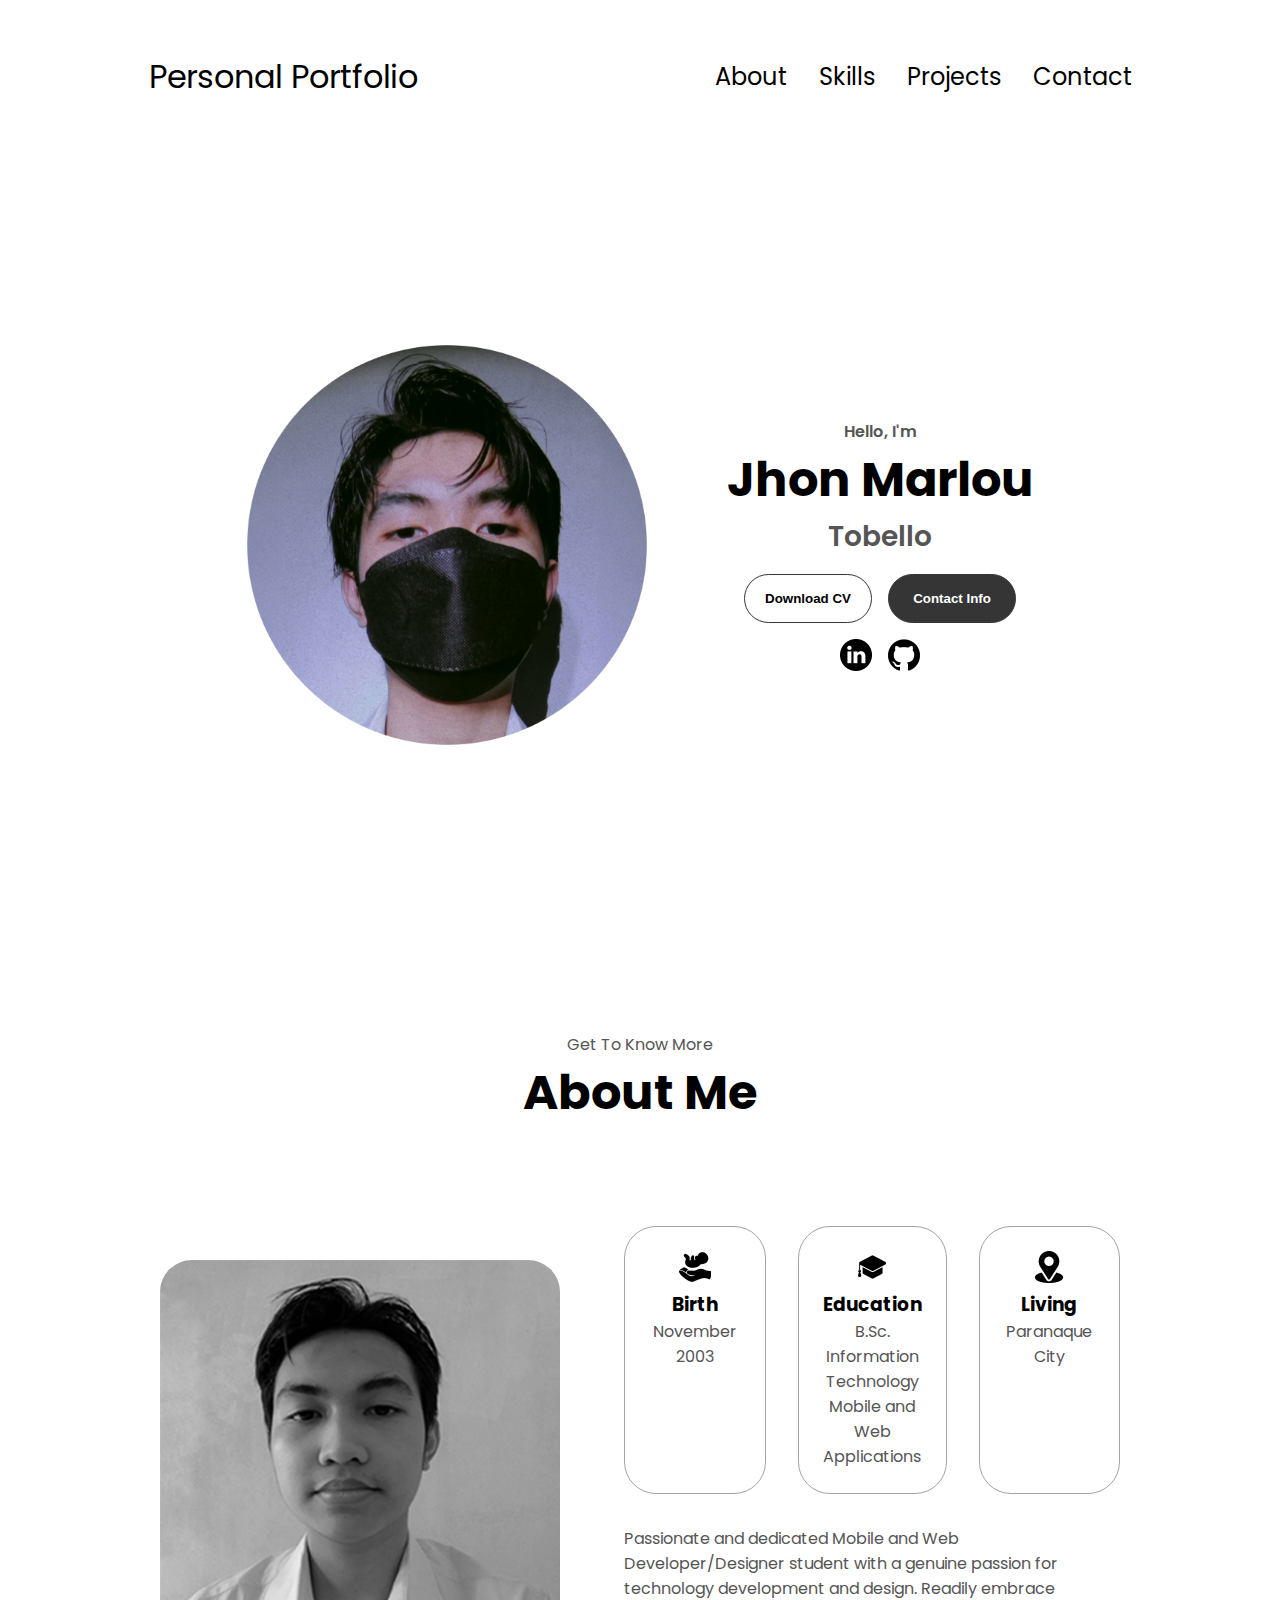
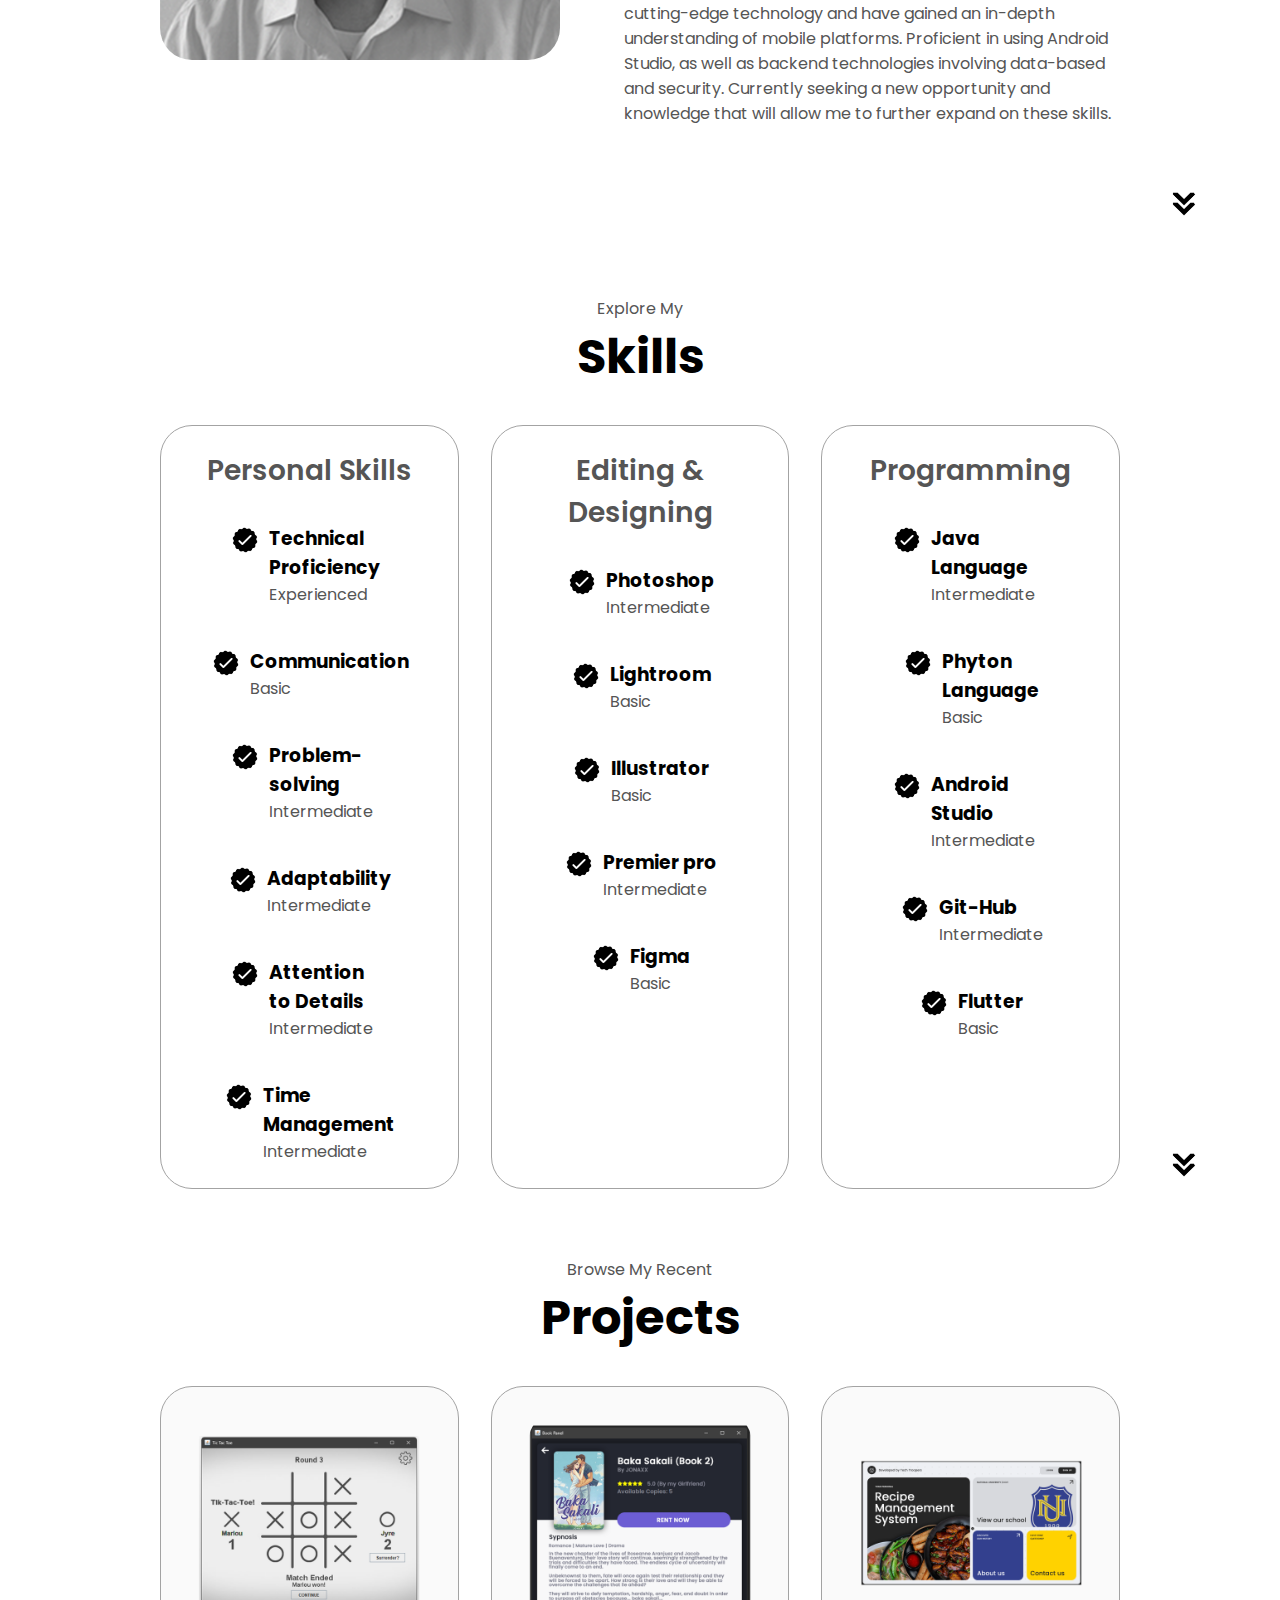
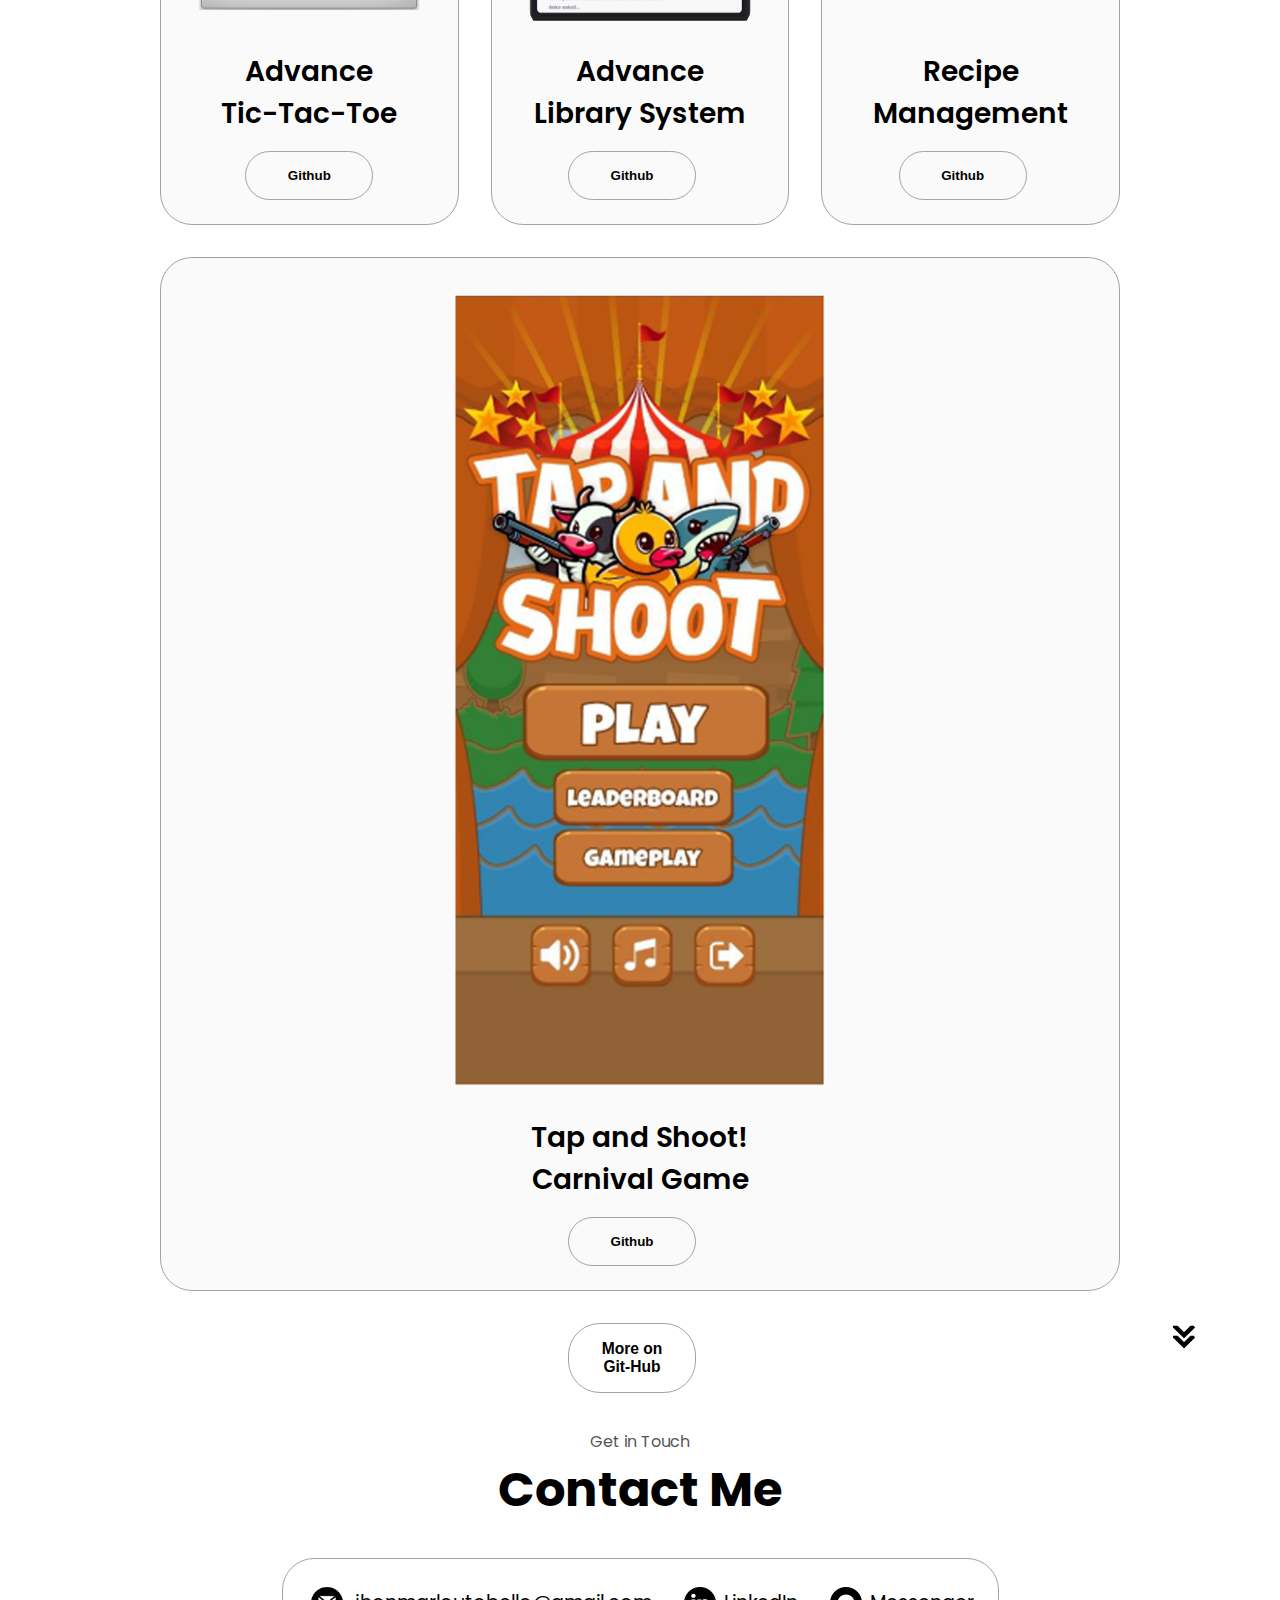
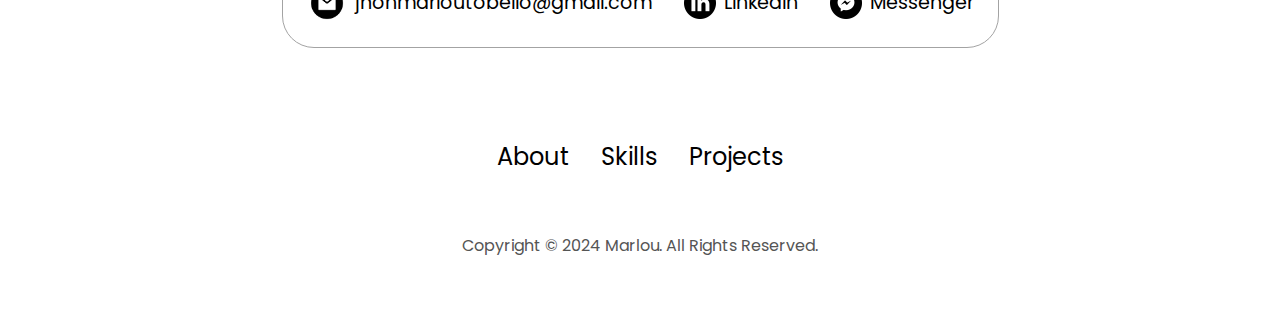
<file: Act1_MyPortfolio/index.html>
<!DOCTYPE html>
<html lang="en">
  <head>
    <meta charset="UTF-8" />
    <meta http-equiv="X-UA-Compatible" content="IE=edge" />
    <meta name="viewport" content="width=device-width, initial-scale=1.0" />
    <title>My Portfolio</title>
    <link rel="stylesheet" href="style.css" />
    <link rel="stylesheet" href="mediaqueries.css" />
  </head>
  <body>
    <nav id="desktop-nav">
      <div class="logo">Personal Portfolio</div>
      <div>
        <ul class="nav-links">
          <li><a href="#about">About</a></li>
          <li><a href="#skills">Skills</a></li>
          <li><a href="#projects">Projects</a></li>
          <li><a href="#contact">Contact</a></li>
        </ul>
      </div>
    </nav>
    <section id="profile">
      <div class="section__pic-container">
        <img src="./assets/profile-pic.png" alt="John Doe profile picture" />
      </div>
      <div class="section__text">
        <p class="section__text__p1">Hello, I'm</p>
        <h1 class="title">Jhon Marlou</h1>
        <p class="section__text__p2">Tobello</p>
        <div class="btn-container">
          <button
            class="btn btn-color-2"
            onclick="window.open('./assets/resume-example.pdf')"
          >
            Download CV
          </button>
          <button class="btn btn-color-1" onclick="scrollToSection('contact')">
            Contact Info
          </button>
        </div>
        <div id="socials-container">
          <img
            src="./assets/linkedin.png"
            alt="My LinkedIn profile"
            class="icon"
            onclick="location.href='https://linkedin.com/in/jhon-marlou-tobello-062b2925a'"
          />
          <img
            src="./assets/github.png"
            alt="My Github profile"
            class="icon"
            onclick="location.href='https://github.com/senpai-marlou'"
          />
        </div>
      </div>
    </section>
    <section id="about">
      <p class="section__text__p1">Get To Know More</p>
      <h1 class="title">About Me</h1>
      <div class="section-container">
        <div class="section__pic-container">
          <img
            src="./assets/about-pic.png"
            alt="Profile picture"
            class="about-pic"
          />
        </div>
        <div class="about-details-container">
          <div class="about-containers">
            <div class="details-container">
              <img
                src="./assets/birth.png"
                alt="Birth icon"
                class="icon"
              />
              <h3>Birth</h3>
              <p>November 2003</p>
            </div>
            <div class="details-container">
              <img
                src="./assets/education.png"
                alt="Education icon"
                class="icon"
              />
              <h3>Education</h3>
              <p>B.Sc. Information Technology<br />Mobile and Web Applications</p>
            </div>
            <div class="details-container">
              <img
                src="./assets/location.png"
                alt="Living icon"
                class="icon"
              />
              <h3>Living</h3>
              <p>Paranaque City</p>
            </div>
          </div>
          <div class="text-container">
            <p>
              Passionate and dedicated Mobile and Web Developer/Designer 
              student with a genuine passion for technology development 
              and design. Readily embrace cutting-edge technology and have 
              gained an in-depth understanding of mobile platforms. 
              Proficient in using Android Studio, as well as backend technologies 
              involving data-based and security. Currently seeking a new 
              opportunity and knowledge that will allow me to further expand 
              on these skills.
            </p>
          </div>
        </div>
      </div>
      <img
        src="./assets/arrow.png"
        alt="Arrow icon"
        class="icon arrow"
        onclick="scrollToSection('skills')"
      />
    </section>
    <section id="skills">
      <p class="section__text__p1">Explore My</p>
      <h1 class="title">Skills</h1>
      <div class="experience-details-container">
        <div class="about-containers">
          <div class="details-container">
            <h2 class="experience-sub-title">Personal Skills</h2>
            <div class="article-container">
              <article>
                <img
                  src="./assets/checkmark.png"
                  alt="Experience icon"
                  class="icon"
                />
                <div>
                  <h3>Technical Proficiency</h3>
                  <p>Experienced</p>
                </div>
              </article>
              <article>
                <img
                  src="./assets/checkmark.png"
                  alt="Experience icon"
                  class="icon"
                />
                <div>
                  <h3>Communication</h3>
                  <p>Basic</p>
                </div>
              </article>
              <article>
                <img
                  src="./assets/checkmark.png"
                  alt="Experience icon"
                  class="icon"
                />
                <div>
                  <h3>Problem-solving</h3>
                  <p>Intermediate</p>
                </div>
              </article>
              <article>
                <img
                  src="./assets/checkmark.png"
                  alt="Experience icon"
                  class="icon"
                />
                <div>
                  <h3>Adaptability</h3>
                  <p>Intermediate</p>
                </div>
              </article>
              <article>
                <img
                  src="./assets/checkmark.png"
                  alt="Experience icon"
                  class="icon"
                />
                <div>
                  <h3>Attention to Details</h3>
                  <p>Intermediate</p>
                </div>
              </article>
              <article>
                <img
                  src="./assets/checkmark.png"
                  alt="Experience icon"
                  class="icon"
                />
                <div>
                  <h3>Time Management</h3>
                  <p>Intermediate</p>
                </div>
              </article>
            </div>
          </div>
          <div class="details-container">
            <h2 class="experience-sub-title">Editing & Designing</h2>
            <div class="article-container">
              <article>
                <img
                  src="./assets/checkmark.png"
                  alt="Experience icon"
                  class="icon"
                />
                <div>
                  <h3>Photoshop</h3>
                  <p>Intermediate</p>
                </div>
              </article>
              <article>
                <img
                  src="./assets/checkmark.png"
                  alt="Experience icon"
                  class="icon"
                />
                <div>
                  <h3>Lightroom</h3>
                  <p>Basic</p>
                </div>
              </article>
              <article>
                <img
                  src="./assets/checkmark.png"
                  alt="Experience icon"
                  class="icon"
                />
                <div>
                  <h3>Illustrator</h3>
                  <p>Basic</p>
                </div>
              </article>
              <article>
                <img
                  src="./assets/checkmark.png"
                  alt="Experience icon"
                  class="icon"
                />
                <div>
                  <h3>Premier pro</h3>
                  <p>Intermediate</p>
                </div>
              </article>
              <article>
                <img
                  src="./assets/checkmark.png"
                  alt="Experience icon"
                  class="icon"
                />
                <div>
                  <h3>Figma</h3>
                  <p>Basic</p>
                </div>
              </article>
            </div>
          </div>
          <div class="details-container">
            <h2 class="experience-sub-title">Programming</h2>
            <div class="article-container">
              <article>
                <img
                  src="./assets/checkmark.png"
                  alt="Experience icon"
                  class="icon"
                />
                <div>
                  <h3>Java Language</h3>
                  <p>Intermediate</p>
                </div>
              </article>
              <article>
                <img
                  src="./assets/checkmark.png"
                  alt="Experience icon"
                  class="icon"
                />
                <div>
                  <h3>Phyton<br>Language</h3>
                  <p>Basic</p>
                </div>
              </article>
              <article>
                <img
                  src="./assets/checkmark.png"
                  alt="Experience icon"
                  class="icon"
                />
                <div>
                  <h3>Android Studio</h3>
                  <p>Intermediate</p>
                </div>
              </article>
              <article>
                <img
                  src="./assets/checkmark.png"
                  alt="Experience icon"
                  class="icon"
                />
                <div>
                  <h3>Git-Hub</h3>
                  <p>Intermediate</p>
                </div>
              </article>
              <article>
                <img
                  src="./assets/checkmark.png"
                  alt="Experience icon"
                  class="icon"
                />
                <div>
                  <h3>Flutter</h3>
                  <p>Basic</p>
                </div>
              </article>
            </div>
          </div>
        </div>
      </div>
      <img
      src="./assets/arrow.png"
      alt="Arrow icon"
      class="icon arrow"
      onclick="scrollToSection('projects')" />
    </section>
    <section id="projects">
      <p class="section__text__p1">Browse My Recent</p>
      <h1 class="title">Projects</h1>
      <div class="experience-details-container">
        <div class="about-containers">
          <div class="details-container color-container">
            <div class="article-container">
              <img
                src="./assets/project-1.png"
                alt="Project 1"
                class="project-img"
              />
            </div>
            <h2 class="experience-sub-title project-title">Advance<br>Tic-Tac-Toe</h2>
            <div class="btn-container">
              <button
                class="btn btn-color-2 project-btn"
                onclick="location.href='https://github.com/senpai-marlou/IP-CCPRGG2L/tree/main/Tic-Tac-Toe%20Game'"
              >
                Github
              </button>
            </div>
          </div>

          <div class="details-container color-container">
            <div class="article-container">
              <img
                src="./assets/project-2.png"
                alt="Project 3"
                class="project-img"
              />
            </div>
            <h2 class="experience-sub-title project-title">Advance<br>Library System</h2>
            <div class="btn-container">
              <button
                class="btn btn-color-2 project-btn"
                onclick="location.href='https://github.com/senpai-marlou/OOP-CCOBJPGL/tree/main/Advance%20Library%20System%20GUI'"
              >
                Github
              </button> <br>
            </div>
          </div>

          <div class="details-container color-container">
            <div class="article-container">
              <img
                src="./assets/project-3.png"
                alt="Project 3"
                class="project-img"
              />
            </div>
            <h2 class="experience-sub-title project-title">Recipe Management</h2>
            <div class="btn-container">
              <button
                class="btn btn-color-2 project-btn"
                onclick="location.href='https://github.com/senpai-marlou/OOP-CCOBJPGL/tree/main/Recipe%20Management%20System'"
              >
                Github
              </button> <br>
            </div>
          </div>

          <div class="details-container color-container">
            <div class="article-container">
              <img
                src="./assets/project-4.png"
                alt="Project 3"
                class="project-img"
              />
            </div>
            <h2 class="experience-sub-title project-title">Tap and Shoot!<br>Carnival Game</h2>
            <div class="btn-container">
              <button
                class="btn btn-color-2 project-btn"
                onclick="location.href='https://github.com/senpai-marlou/GameDevApplication'"
              >
                Github
              </button> <br>
            </div>
          </div>
        </div>
        <div class="btn-container">
          <button
            class="btn btn-color-2 project-btn"
            onclick="location.href='https://github.com/senpai-marlou?tab=repositories'"
          >
          <h3> More on <br> Git-Hub </h3>
          </button> <br>
        </div>
      </div>
      <img
        src="./assets/arrow.png"
        alt="Arrow icon"
        class="icon arrow"
        onclick="scrollToSection('contact')"
      />
    </section>
    <section id="contact">
      <p class="section__text__p1">Get in Touch</p>
      <h1 class="title">Contact Me</h1>
      <div class="contact-info-upper-container">
        <div class="contact-info-container">
          <img
            src="./assets/email.png"
            alt="Email icon"
            class="icon contact-icon email-icon"
          />
          <p><a href="mailto:examplemail@gmail.com">jhonmarloutobello@gmail.com</a></p>
        </div>
        <div class="contact-info-container">
          <img
            src="./assets/linkedin.png"
            alt="LinkedIn icon"
            class="icon contact-icon"
          />
          <p><a href="https://linkedin.com/in/jhon-marlou-tobello-062b2925a">LinkedIn</a></p>
        </div>
        <div class="contact-info-container">
          <img
            src="./assets/messenger.png"
            alt="LinkedIn icon"
            class="icon contact-icon"
          />
          <p><a href="https://www.facebook.com/jmtobello">Messenger</a></p>
        </div>
      </div>
    </section>
    <footer>
      <nav>
        <div class="nav-links-container">
          <ul class="nav-links">
            <li><a href="#about">About</a></li>
            <li><a href="#skills">Skills</a></li>
            <li><a href="#projects">Projects</a></li>
          </ul>
        </div>
      </nav>
      <p>Copyright &#169; 2024 Marlou. All Rights Reserved.</p>
    </footer>
    <script src="script.js"></script>
  </body>
</html>
</file>
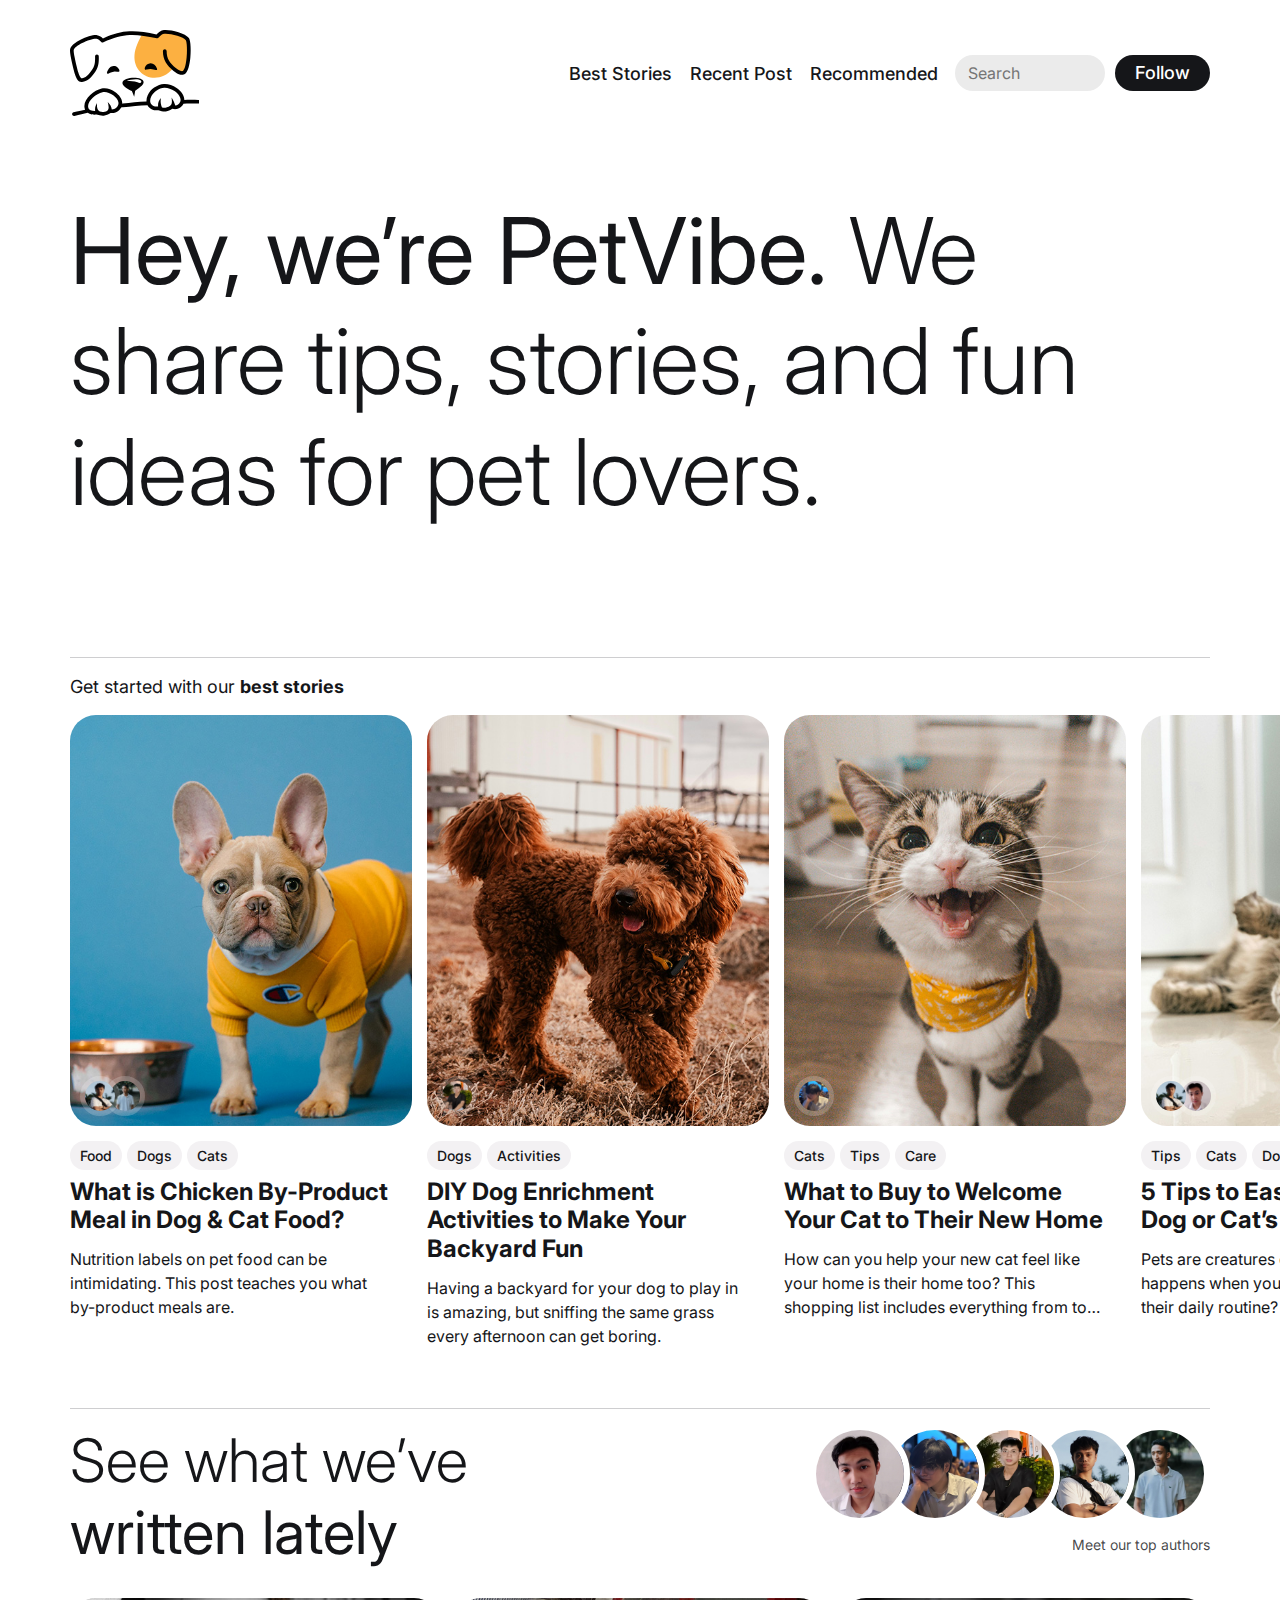
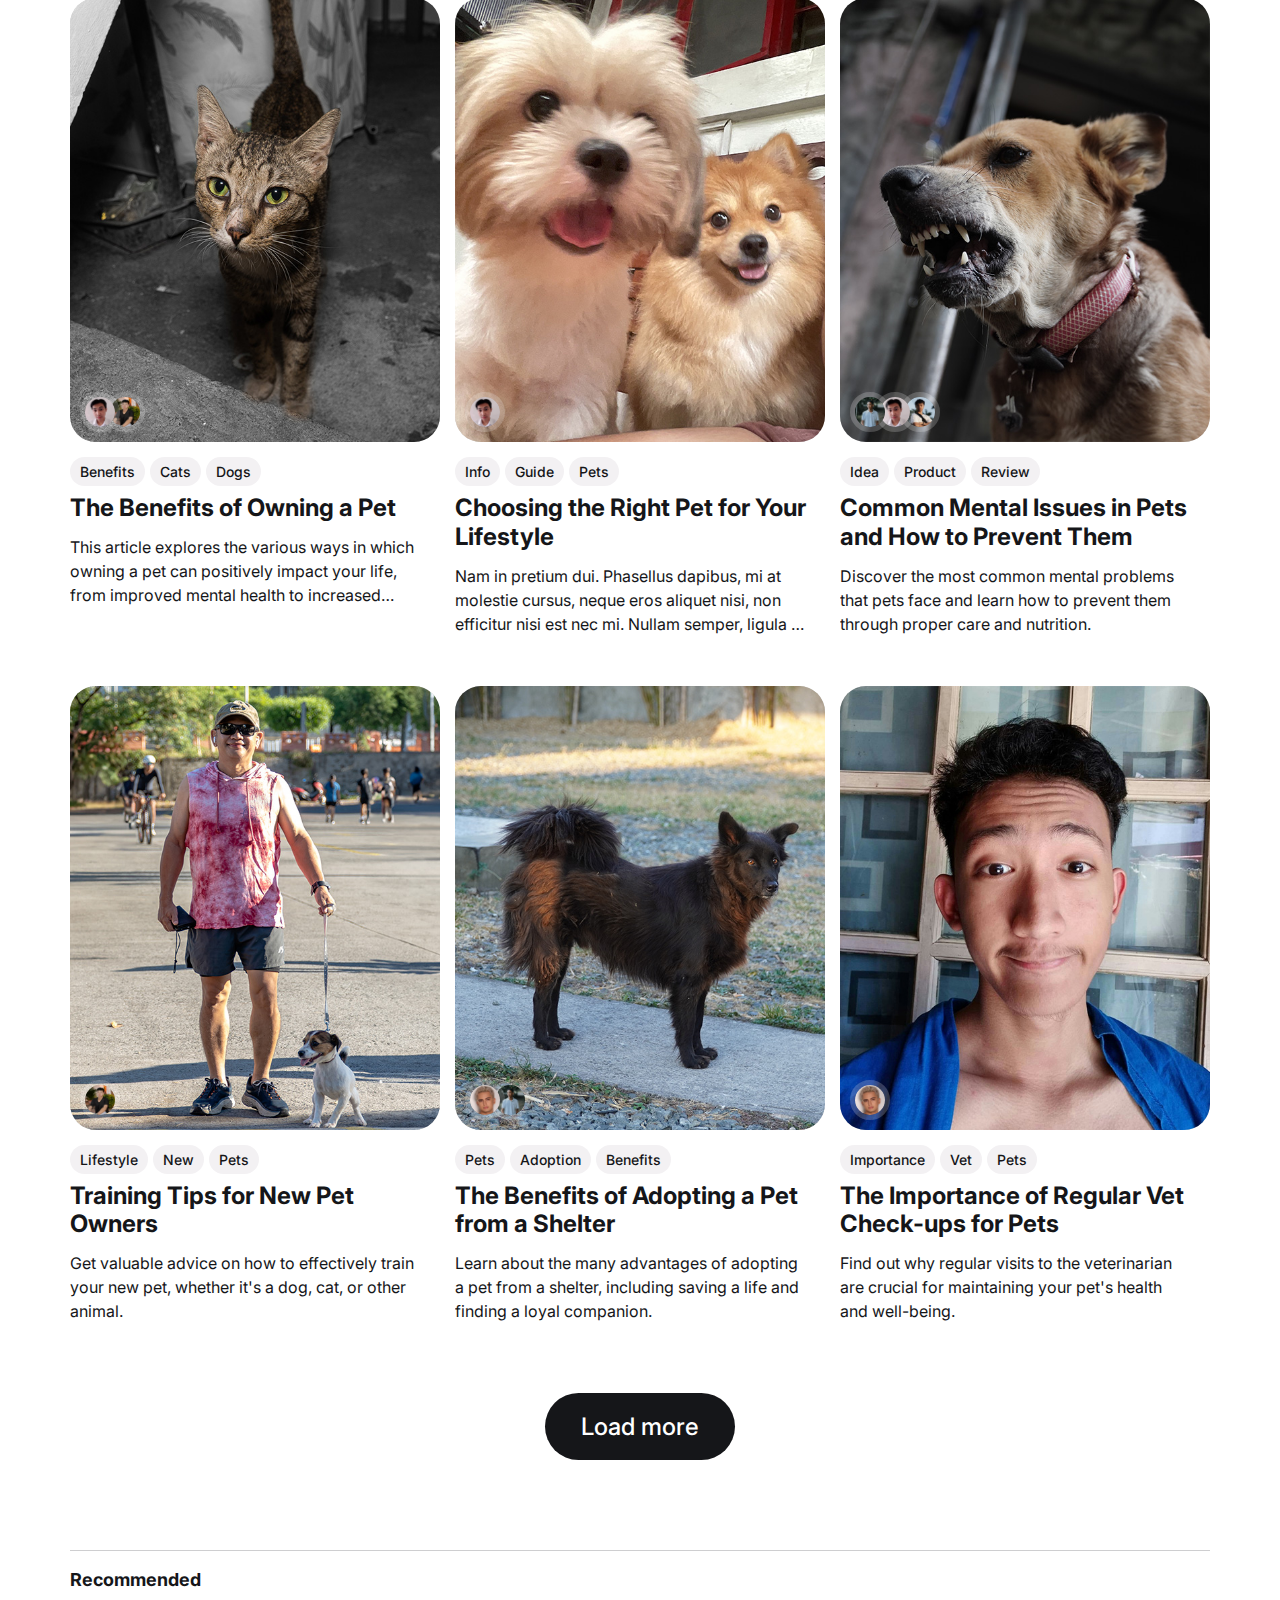
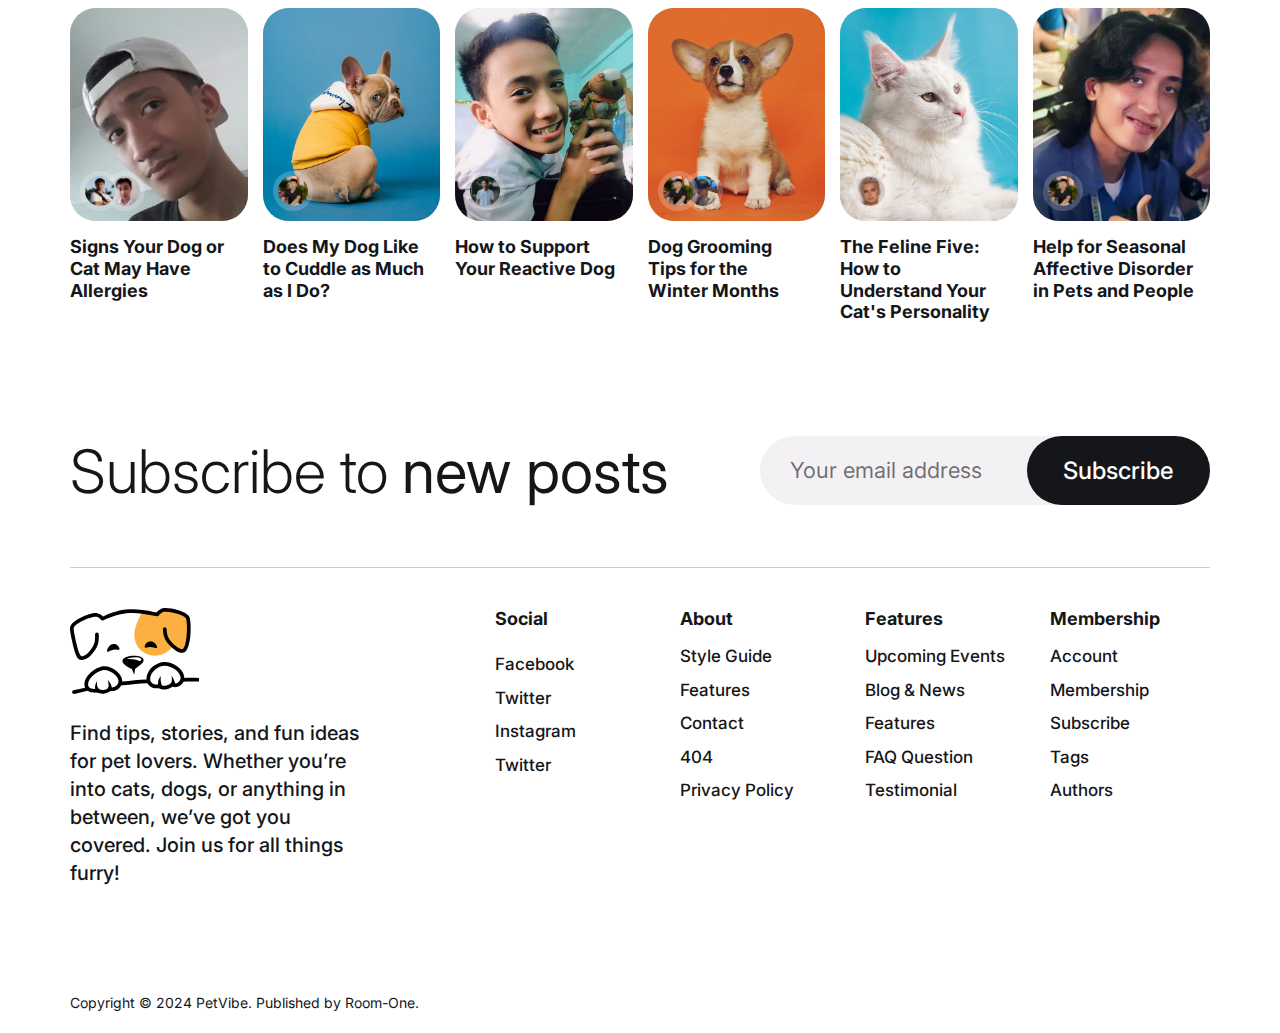
<file: RoomOne_PetVibe/index.html>
<!DOCTYPE html>
<html lang="en">

<head>
  <meta charset="UTF-8">
  <meta http-equiv="X-UA-Compatible" content="IE=edge">
  <meta name="viewport" content="width=device-width, initial-scale=1.0">

  <!-- primary meta tags -->
  <title>Blogy - Hey, we’re PetVibe. See our thoughts, stories and ideas.</title>
  <meta name="title" content="Blogy - Hey, we’re PetVibe. See our thoughts, stories and ideas.">
  <meta name="description" content="This is a blog html for Web Development Subject">

  <!-- favicon -->
  <link rel="shortcut icon" href="./favicon.svg" type="image/svg+xml">

  <!-- custom css link -->
  <link rel="stylesheet" href="./assets/css/style.css">

  <!-- google font link -->
  <link rel="preconnect" href="https://fonts.googleapis.com">
  <link rel="preconnect" href="https://fonts.gstatic.com" crossorigin>
  <link href="https://fonts.googleapis.com/css2?family=Inter:wght@300;400;500;700&display=swap" rel="stylesheet">
</head>

<body>
  <!-- #HEADER -->
  <header class="header section" data-header>
    <div class="container">

      <a href="#" class="logo">
        <img src="./assets/images/logo.svg" width="129" height="40" alt="Blogy logo">
      </a>

      <nav class="navbar" data-navbar>
        <ul class="navbar-list">

          <li class="navbar-item">
            <a href="#BestStories" class="navbar-link hover:underline" data-nav-link>Best Stories</a>
          </li>

          <li class="navbar-item">
            <a href="#Recent" class="navbar-link hover:underline" data-nav-link>Recent Post</a>
          </li>

          <li class="navbar-item">
            <a href="#Recommended" class="navbar-link hover:underline" data-nav-link>Recommended</a>
          </li>

        </ul>
      </nav>

      <div class="wrapper">

        <!-- HTML with class-based styling -->
        <input type="text" class="search-field" placeholder="Search" />

        <button class="nav-toggle-btn" aria-label="toggle menu" data-nav-toggler>
          <span class="span one"></span>
          <span class="span two"></span>
          <span class="span three"></span>
        </button>

        <a href="#NewsLetter" class="btn">Follow</a>

      </div>

    </div>
  </header>

  <main>
    <article>

      <!-- #HERO -->
      <section class="section hero" aria-label="home">
        <div class="container">

          <h1 class="h1 hero-title">
            <strong class="strong">Hey, we’re PetVibe.</strong> We share tips, stories, and fun ideas for pet lovers.
          </h1>

        </div>
      </section>

      <!-- #FEATURED POST -->

      <section id="BestStories" class="section featured" aria-label="featured post">
        <div class="container">

          <p class="section-subtitle">
            Get started with our <strong class="strong">best stories</strong>
          </p>

          <ul class="has-scrollbar">

            <li class="scrollbar-item">
              <div class="blog-card">

                <figure class="card-banner img-holder" style="--width: 500; --height: 600;">
                  <img src="./assets/images/featured-1.jpg" width="500" height="600" loading="lazy"
                    alt="What is Chicken By-Product Meal in Dog & Cat Food?" class="img-cover">

                  <ul class="avatar-list absolute">

                    <li class="avatar-item">
                      <a href="https://www.facebook.com/srryimthin" target="_blank" class="avatar img-holder" style="--width: 100; --height: 100;">
                        <img src="./assets/images/author-1.jpg" width="100" height="100" loading="lazy" alt="Author"
                          class="img-cover">
                      </a>
                    </li>

                    <li class="avatar-item">
                      <a href="https://www.facebook.com/p.luwii/" target="_blank" class="avatar img-holder" style="--width: 100; --height: 100;">
                        <img src="./assets/images/author-2.jpg" width="100" height="100" loading="lazy" alt="Author"
                          class="img-cover">
                      </a>
                    </li>

                  </ul>
                </figure>

                <div class="card-content">

                  <ul class="card-meta-list">

                    <li>
                      <a href="#" class="card-tag">Food</a>
                    </li>

                    <li>
                      <a href="#" class="card-tag">Dogs</a>
                    </li>

                    <li>
                      <a href="#" class="card-tag">Cats</a>
                    </li>

                  </ul>

                  <h3 class="h4">
                    <a href="#" class="card-title hover:underline">
                      What is Chicken By-Product Meal in Dog & Cat Food?
                    </a>
                  </h3>

                  <p class="card-text">
                    Nutrition labels on pet food can be intimidating. This post teaches you what by-product meals are.
                  </p>

                </div>

              </div>
            </li>

            <li class="scrollbar-item">
              <div class="blog-card">

                <figure class="card-banner img-holder" style="--width: 500; --height: 600;">
                  <img src="./assets/images/featured-2.jpg" width="500" height="600" loading="lazy"
                    alt="DIY Dog Enrichment Activities to Make Your Backyard Fun" class="img-cover">

                  <ul class="avatar-list absolute">

                    <li class="avatar-item">
                      <a href="https://www.facebook.com/ebitnerpaul29/" target="_blank" class="avatar img-holder" style="--width: 100; --height: 100;">
                        <img src="./assets/images/author-3.jpg" width="100" height="100" loading="lazy" alt="Author"
                          class="img-cover">
                      </a>
                    </li>

                  </ul>
                </figure>

                <div class="card-content">

                  <ul class="card-meta-list">

                    <li>
                      <a href="#" class="card-tag">Dogs</a>
                    </li>

                    <li>
                      <a href="#" class="card-tag">Activities</a>
                    </li>

                  </ul>

                  <h3 class="h4">
                    <a href="#" class="card-title hover:underline">
                      DIY Dog Enrichment Activities to Make Your Backyard Fun
                    </a>
                  </h3>

                  <p class="card-text">
                    Having a backyard for your dog to play in is amazing, but sniffing the same grass every afternoon can get boring.
                  </p>

                </div>

              </div>
            </li>

            <li class="scrollbar-item">
              <div class="blog-card">

                <figure class="card-banner img-holder" style="--width: 500; --height: 600;">
                  <img src="./assets/images/featured-3.jpg" width="500" height="600" loading="lazy"
                    alt="What to Buy to Welcome Your Cat to Their New Home" class="img-cover">

                  <ul class="avatar-list absolute">

                    <li class="avatar-item">
                      <a href="https://www.facebook.com/azrylleunix.enriquez" target="_blank" class="avatar img-holder" style="--width: 100; --height: 100;">
                        <img src="./assets/images/author-4.jpg" width="100" height="100" loading="lazy" alt="Author"
                          class="img-cover">
                      </a>
                    </li>

                  </ul>
                </figure>

                <div class="card-content">

                  <ul class="card-meta-list">

                    <li>
                      <a href="#" class="card-tag">Cats</a>
                    </li>

                    <li>
                      <a href="#" class="card-tag">Tips</a>
                    </li>

                    <li>
                      <a href="#" class="card-tag">Care</a>
                    </li>

                  </ul>

                  <h3 class="h4">
                    <a href="#" class="card-title hover:underline">
                      What to Buy to Welcome Your Cat to Their New Home
                    </a>
                  </h3>

                  <p class="card-text">
                    How can you help your new cat feel like your home is their home too? This shopping list 
                    includes everything from toys to lint rollers to help get things started.
                  </p>

                </div>

              </div>
            </li>

            <li class="scrollbar-item">
              <div class="blog-card">

                <figure class="card-banner img-holder" style="--width: 500; --height: 600;">
                  <img src="./assets/images/featured-4.jpg" width="500" height="600" loading="lazy"
                    alt="5 Tips to Easily Change Your Dog or Cat’s Routine" class="img-cover">

                  <ul class="avatar-list absolute">

                    <li class="avatar-item">
                      <a href="https://www.facebook.com/jmtobello" target="_blank" class="avatar img-holder" style="--width: 100; --height: 100;">
                        <img src="./assets/images/author-5.jpg" width="100" height="100" loading="lazy" alt="Author"
                          class="img-cover">
                      </a>
                    </li>

                    <li class="avatar-item">
                      <a href="https://www.facebook.com/p.luwii/" target="_blank" class="avatar img-holder" style="--width: 100; --height: 100;">
                        <img src="./assets/images/author-2.jpg" width="100" height="100" loading="lazy" alt="Author"
                          class="img-cover">
                      </a>
                    </li>

                  </ul>
                </figure>

                <div class="card-content">

                  <ul class="card-meta-list">

                    <li>
                      <a href="#" class="card-tag">Tips</a>
                    </li>

                    <li>
                      <a href="#" class="card-tag">Cats</a>
                    </li>

                    <li>
                      <a href="#" class="card-tag">Dogs</a>
                    </li>

                  </ul>

                  <h3 class="h4">
                    <a href="#" class="card-title hover:underline">
                      5 Tips to Easily Change Your Dog or Cat’s Routine
                    </a>
                  </h3>

                  <p class="card-text">
                    Pets are creatures of habit—so what happens when you have to change part of 
                    their daily routine? Here are six tips to make those changes less stressful and more rewarding.
                  </p>

                </div>

              </div>
            </li>

            <li class="scrollbar-item">
              <div class="blog-card">

                <figure class="card-banner img-holder" style="--width: 500; --height: 600;">
                  <img src="./assets/images/featured-5.jpg" width="500" height="600" loading="lazy"
                    alt="Is Pet Insurance Right for Your Dog or Cat?" class="img-cover">

                  <ul class="avatar-list absolute">

                    <li class="avatar-item">
                      <a href="https://www.facebook.com/JamesReid.Careless" target="_blank" class="avatar img-holder" style="--width: 100; --height: 100;">
                        <img src="./assets/images/author-6.jpg" width="100" height="100" loading="lazy" alt="Author"
                          class="img-cover">
                      </a>
                    </li>

                  </ul>
                </figure>

                <div class="card-content">

                  <ul class="card-meta-list">

                    <li>
                      <a href="#" class="card-tag">Info</a>
                    </li>

                    <li>
                      <a href="#" class="card-tag">Cats</a>
                    </li>

                    <li>
                      <a href="#" class="card-tag">Dogs</a>
                    </li>

                  </ul>

                  <h3 class="h4">
                    <a href="#" class="card-title hover:underline">
                      Is Pet Insurance Right for Your Dog or Cat?
                    </a>
                  </h3>

                  <p class="card-text">
                    Choosing your own health insurance plan can be complicated—do you really need an 
                    insurance plan for your pet too? Learn the pros and cons and if pet insurance is right.
                  </p>

                </div>

              </div>
            </li>

            <li class="scrollbar-item">
              <div class="blog-card">

                <figure class="card-banner img-holder" style="--width: 500; --height: 600;">
                  <img src="./assets/images/featured-6.jpg" width="500" height="600" loading="lazy"
                    alt="No, You’re Not a Bad Pet Parent" class="img-cover">

                  <ul class="avatar-list absolute">

                    <li class="avatar-item">
                      <a href="https://www.facebook.com/ebitnerpaul29/" target="_blank" class="avatar img-holder" style="--width: 100; --height: 100;">
                        <img src="./assets/images/author-3.jpg" width="100" height="100" loading="lazy" alt="Author"
                          class="img-cover">
                      </a>
                    </li>

                  </ul>
                </figure>

                <div class="card-content">

                  <ul class="card-meta-list">

                    <li>
                      <a href="#" class="card-tag">Idea</a>
                    </li>

                    <li>
                      <a href="#" class="card-tag">Creating</a>
                    </li>

                  </ul>

                  <h3 class="h4">
                    <a href="#" class="card-title hover:underline">
                      No, You’re Not a Bad Pet Parent
                    </a>
                  </h3>

                  <p class="card-text">
                    We’re totally obsessed pet parents—but sometimes we wonder if we’re doing the best we can for 
                    our pets. It’s natural to worry, and we’re here to tell you that.
                  </p>

                </div>

              </div>
            </li>

          </ul>

        </div>
      </section>

      <!-- #RECENT POST -->

      <section id="Recent" class="section recent" aria-label="recent post">
        <div class="container">

          <div class="title-wrapper">

            <h2 class="h2 section-title">
              See what we’ve <strong class="strong">written lately</strong>
            </h2>

            <div class="top-author">
              <ul class="avatar-list">

                <li class="avatar-item">
                  <a href="https://www.facebook.com/srryimthin" target="_blank" class="avatar large img-holder" style="--width: 100; --height: 100;">
                    <img src="./assets/images/author-1.jpg" width="100" height="100" alt="top author" class="img-cover">
                  </a>
                </li>

                <li class="avatar-item">
                  <a href="https://www.facebook.com/p.luwii/" target="_blank" class="avatar large img-holder" style="--width: 100; --height: 100;">
                    <img src="./assets/images/author-2.jpg" width="100" height="100" alt="top author" class="img-cover">
                  </a>
                </li>

                <li class="avatar-item">
                  <a href="https://www.facebook.com/ebitnerpaul29/" target="_blank" class="avatar large img-holder" style="--width: 100; --height: 100;">
                    <img src="./assets/images/author-3.jpg" width="100" height="100" alt="top author" class="img-cover">
                  </a>
                </li>

                <li class="avatar-item">
                  <a href="https://www.facebook.com/azrylleunix.enriquez" target="_blank" class="avatar large img-holder" style="--width: 100; --height: 100;">
                    <img src="./assets/images/author-4.jpg" width="100" height="100" alt="top author" class="img-cover">
                  </a>
                </li>

                <li class="avatar-item">
                  <a href="https://www.facebook.com/jmtobello" target="_blank" class="avatar large img-holder" style="--width: 100; --height: 100;">
                    <img src="./assets/images/author-5.jpg" width="100" height="100" alt="top author" class="img-cover">
                  </a>
                </li>

              </ul>

              <span class="span">Meet our top authors</span>
            </div>

          </div>

          <ul class="grid-list">

            <li>
              <div class="blog-card">

                <figure class="card-banner img-holder" style="--width: 550; --height: 660;">
                  <img src="./assets/images/recent-1.jpg" width="550" height="660" loading="lazy"
                    alt="The Benefits of Owning a Pet" class="img-cover">

                  <ul class="avatar-list absolute">

                    <li class="avatar-item">
                      <a href="https://www.facebook.com/ebitnerpaul29/" target="_blank" class="avatar img-holder" style="--width: 100; --height: 100;">
                        <img src="./assets/images/author-3.jpg" width="100" height="100" loading="lazy" alt="Author"
                          class="img-cover">
                      </a>
                    </li>

                    <li class="avatar-item">
                      <a href="https://www.facebook.com/jmtobello" target="_blank" class="avatar img-holder" style="--width: 100; --height: 100;">
                        <img src="./assets/images/author-5.jpg" width="100" height="100" loading="lazy" alt="Author"
                          class="img-cover">
                      </a>
                    </li>

                  </ul>
                </figure>

                <div class="card-content">

                  <ul class="card-meta-list">

                    <li>
                      <a href="#" class="card-tag">Benefits</a>
                    </li>

                    <li>
                      <a href="#" class="card-tag">Cats</a>
                    </li>

                    <li>
                      <a href="#" class="card-tag">Dogs</a>
                    </li>

                  </ul>

                  <h3 class="h4">
                    <a href="#" class="card-title hover:underline">
                      The Benefits of Owning a Pet 
                    </a>
                  </h3>

                  <p class="card-text">
                    This article explores the various ways in which owning a pet can positively 
                    impact your life, from improved mental health to increased physical activity.
                  </p>

                </div>

              </div>
            </li>

            <li>
              <div class="blog-card">

                <figure class="card-banner img-holder" style="--width: 550; --height: 660;">
                  <img src="./assets/images/recent-2.jpg" width="550" height="660" loading="lazy"
                    alt="Choosing the Right Pet for Your Lifestyle " class="img-cover">

                  <ul class="avatar-list absolute">

                    <li class="avatar-item">
                      <a href="https://www.facebook.com/jmtobello" target="_blank" class="avatar img-holder" style="--width: 100; --height: 100;">
                        <img src="./assets/images/author-5.jpg" width="100" height="100" loading="lazy" alt="Author"
                          class="img-cover">
                      </a>
                    </li>

                  </ul>
                </figure>

                <div class="card-content">

                  <ul class="card-meta-list">

                    <li>
                      <a href="#" class="card-tag">Info</a>
                    </li>

                    <li>
                      <a href="#" class="card-tag">Guide</a>
                    </li>

                    <li>
                      <a href="#" class="card-tag">Pets</a>
                    </li>

                  </ul>

                  <h3 class="h4">
                    <a href="#" class="card-title hover:underline">
                      Choosing the Right Pet for Your Lifestyle 
                    </a>
                  </h3>

                  <p class="card-text">
                    Nam in pretium dui. Phasellus dapibus, mi at molestie cursus, neque eros aliquet nisi, non
                    efficitur nisi est nec mi.
                    Nullam semper, ligula a luctus ornare, leo turpis fermentum lectus, quis volutpat urna orci a
                    lectus. Duis et odio
                    lobortis, auctor justo ut, egestas magna.
                  </p>

                </div>

              </div>
            </li>

            <li>
              <div class="blog-card">

                <figure class="card-banner img-holder" style="--width: 550; --height: 660;">
                  <img src="./assets/images/recent-3.jpg" width="550" height="660" loading="lazy"
                    alt="Common Health Issues in Pets and How to Prevent Them" class="img-cover">

                  <ul class="avatar-list absolute">

                    <li class="avatar-item">
                      <a href="https://www.facebook.com/p.luwii/" target="_blank" class="avatar img-holder" style="--width: 100; --height: 100;">
                        <img src="./assets/images/author-2.jpg" width="100" height="100" loading="lazy" alt="Author"
                          class="img-cover">
                      </a>
                    </li>

                    <li class="avatar-item">
                      <a href="https://www.facebook.com/jmtobello" target="_blank" class="avatar img-holder" style="--width: 100; --height: 100;">
                        <img src="./assets/images/author-5.jpg" width="100" height="100" loading="lazy" alt="Author"
                          class="img-cover">
                      </a>
                    </li>

                    <li class="avatar-item">
                      <a href="https://www.facebook.com/srryimthin" target="_blank" class="avatar img-holder" style="--width: 100; --height: 100;">
                        <img src="./assets/images/author-1.jpg" width="100" height="100" loading="lazy" alt="Author"
                          class="img-cover">
                      </a>
                    </li>

                  </ul>
                </figure>

                <div class="card-content">

                  <ul class="card-meta-list">

                    <li>
                      <a href="#" class="card-tag">Idea</a>
                    </li>

                    <li>
                      <a href="#" class="card-tag">Product</a>
                    </li>

                    <li>
                      <a href="#" class="card-tag">Review</a>
                    </li>

                  </ul>

                  <h3 class="h4">
                    <a href="#" class="card-title hover:underline">
                      Common Mental Issues in Pets and How to Prevent Them
                    </a>
                  </h3>

                  <p class="card-text">
                    Discover the most common mental problems that pets face and 
                    learn how to prevent them through proper care and nutrition.
                  </p>

                </div>

              </div>
            </li>

            <li>
              <div class="blog-card">

                <figure class="card-banner img-holder" style="--width: 550; --height: 660;">
                  <img src="./assets/images/recent-4.jpg" width="550" height="660" loading="lazy"
                    alt="Training Tips for New Pet Owners" class="img-cover">

                  <ul class="avatar-list absolute">

                    <li class="avatar-item">
                      <a href="https://www.facebook.com/ebitnerpaul29/" target="_blank" class="avatar img-holder" style="--width: 100; --height: 100;">
                        <img src="./assets/images/author-3.jpg" width="100" height="100" loading="lazy" alt="Author"
                          class="img-cover">
                      </a>
                    </li>

                  </ul>
                </figure>

                <div class="card-content">

                  <ul class="card-meta-list">

                    <li>
                      <a href="#" class="card-tag">Lifestyle</a>
                    </li>

                    <li>
                      <a href="#" class="card-tag">New</a>
                    </li>

                    <li>
                      <a href="#" class="card-tag">Pets</a>
                    </li>

                  </ul>

                  <h3 class="h4">
                    <a href="#" class="card-title hover:underline">
                      Training Tips for New Pet Owners
                    </a>
                  </h3>

                  <p class="card-text">
                    Get valuable advice on how to effectively train your new pet, whether it's a dog, cat, or other animal.
                  </p>

                </div>

              </div>
            </li>

            <li>
              <div class="blog-card">

                <figure class="card-banner img-holder" style="--width: 550; --height: 660;">
                  <img src="./assets/images/recent-5.jpg" width="550" height="660" loading="lazy"
                    alt="The Benefits of Adopting a Pet from a Shelter" class="img-cover">

                  <ul class="avatar-list absolute">

                    <li class="avatar-item">
                      <a href="https://www.facebook.com/srryimthin" target="_blank" class="avatar img-holder" style="--width: 100; --height: 100;">
                        <img src="./assets/images/author-1.jpg" width="100" height="100" loading="lazy" alt="Author"
                          class="img-cover">
                      </a>
                    </li>

                    <li class="avatar-item">
                      <a href="https://www.facebook.com/JamesReid.Careless" target="_blank" class="avatar img-holder" style="--width: 100; --height: 100;">
                        <img src="./assets/images/author-6.jpg" width="100" height="100" loading="lazy" alt="Author"
                          class="img-cover">
                      </a>
                    </li>

                  </ul>
                </figure>

                <div class="card-content">

                  <ul class="card-meta-list">

                    <li>
                      <a href="#" class="card-tag">Pets</a>
                    </li>

                    <li>
                      <a href="#" class="card-tag">Adoption</a>
                    </li>

                    <li>
                      <a href="#" class="card-tag">Benefits</a>
                    </li>

                  </ul>

                  <h3 class="h4">
                    <a href="#" class="card-title hover:underline">
                      The Benefits of Adopting a Pet from a Shelter
                    </a>
                  </h3>

                  <p class="card-text">
                    Learn about the many advantages of adopting a pet from a shelter, 
                    including saving a life and finding a loyal companion.
                  </p>

                </div>

              </div>
            </li>

            <li>
              <div class="blog-card">

                <figure class="card-banner img-holder" style="--width: 550; --height: 660;">
                  <img src="./assets/images/recent-6.jpg" width="550" height="660" loading="lazy"
                    alt="The Importance of Regular Vet Check-ups for Pets" class="img-cover">

                  <ul class="avatar-list absolute">

                    <li class="avatar-item">
                      <a href="https://www.facebook.com/JamesReid.Careless" target="_blank" class="avatar img-holder" style="--width: 100; --height: 100;">
                        <img src="./assets/images/author-6.jpg" width="100" height="100" loading="lazy" alt="Author"
                          class="img-cover">
                      </a>
                    </li>

                  </ul>
                </figure>

                <div class="card-content">

                  <ul class="card-meta-list">

                    <li>
                      <a href="#" class="card-tag">Importance</a>
                    </li>

                    <li>
                      <a href="#" class="card-tag">Vet</a>
                    </li>

                    <li>
                      <a href="#" class="card-tag">Pets</a>
                    </li>

                  </ul>

                  <h3 class="h4">
                    <a href="#" class="card-title hover:underline">
                      The Importance of Regular Vet Check-ups for Pets
                    </a>
                  </h3>

                  <p class="card-text">
                    Find out why regular visits to the veterinarian are crucial for maintaining your pet's health and well-being.
                  </p>

                </div>

              </div>
            </li>

          </ul>

          <button class="btn">Load more</button>

        </div>
      </section>

      <!-- #RECOMMENDED POST -->

      <section id="Recommended" class="section recommended" aria-label="recommended post">
        <div class="container">

          <p class="section-subtitle">
            <strong class="strong">Recommended</strong>
          </p>

          <ul class="grid-list">

            <li>
              <div class="blog-card">

                <figure class="card-banner img-holder" style="--width: 300; --height: 360;">
                  <img src="./assets/images/recommended-1.jpg" width="300" height="360" loading="lazy"
                    alt="Signs Your Dog or Cat May Have Allergies" class="img-cover">

                  <ul class="avatar-list absolute">

                    <li class="avatar-item">
                      <a href="https://www.facebook.com/jmtobello" target="_blank" class="avatar img-holder" style="--width: 100; --height: 100;">
                        <img src="./assets/images/author-5.jpg" width="100" height="100" loading="lazy" alt="Author"
                          class="img-cover">
                      </a>
                    </li>

                    <li class="avatar-item">
                      <a href="https://www.facebook.com/p.luwii/" target="_blank" class="avatar img-holder" style="--width: 100; --height: 100;">
                        <img src="./assets/images/author-2.jpg" width="100" height="100" loading="lazy" alt="Author"
                          class="img-cover">
                      </a>
                    </li>

                  </ul>
                </figure>

                <div class="card-content">

                  <h3 class="h5">
                    <a href="#" class="card-title hover:underline">
                      Signs Your Dog or Cat May Have Allergies
                    </a>
                  </h3>

                </div>

              </div>
            </li>

            <li>
              <div class="blog-card">

                <figure class="card-banner img-holder" style="--width: 300; --height: 360;">
                  <img src="./assets/images/recommended-2.jpg" width="300" height="360" loading="lazy"
                    alt="Does My Dog Like to Cuddle as Much as I Do?" class="img-cover">

                  <ul class="avatar-list absolute">

                    <li class="avatar-item">
                      <a href="https://www.facebook.com/ebitnerpaul29/" target="_blank" class="avatar img-holder" style="--width: 100; --height: 100;">
                        <img src="./assets/images/author-3.jpg" width="100" height="100" loading="lazy" alt="Author"
                          class="img-cover">
                      </a>
                    </li>

                  </ul>
                </figure>

                <div class="card-content">

                  <h3 class="h5">
                    <a href="#" class="card-title hover:underline">
                      Does My Dog Like to Cuddle as Much as I Do?
                    </a>
                  </h3>

                </div>

              </div>
            </li>

            <li>
              <div class="blog-card">

                <figure class="card-banner img-holder" style="--width: 300; --height: 360;">
                  <img src="./assets/images/recommended-3.jpg" width="300" height="360" loading="lazy"
                    alt="How to Support Your Reactive Dog" class="img-cover">

                  <ul class="avatar-list absolute">

                    <li class="avatar-item">
                      <a href="https://www.facebook.com/srryimthin" target="_blank" class="avatar img-holder" style="--width: 100; --height: 100;">
                        <img src="./assets/images/author-1.jpg" width="100" height="100" loading="lazy" alt="Author"
                          class="img-cover">
                      </a>
                    </li>

                  </ul>
                </figure>

                <div class="card-content">

                  <h3 class="h5">
                    <a href="#" class="card-title hover:underline">
                      How to Support Your Reactive Dog
                    </a>
                  </h3>

                </div>

              </div>
            </li>

            <li>
              <div class="blog-card">

                <figure class="card-banner img-holder" style="--width: 300; --height: 360;">
                  <img src="./assets/images/recommended-4.jpg" width="300" height="360" loading="lazy"
                    alt="Dog Grooming Tips for the Winter Months" class="img-cover">

                  <ul class="avatar-list absolute">

                    <li class="avatar-item">
                      <a href="https://www.facebook.com/azrylleunix.enriquez" target="_blank" class="avatar img-holder" style="--width: 100; --height: 100;">
                        <img src="./assets/images/author-4.jpg" width="100" height="100" loading="lazy" alt="Author"
                          class="img-cover">
                      </a>
                    </li>

                    <li class="avatar-item">
                      <a href="https://www.facebook.com/ebitnerpaul29/" target="_blank" class="avatar img-holder" style="--width: 100; --height: 100;">
                        <img src="./assets/images/author-3.jpg" width="100" height="100" loading="lazy" alt="Author"
                          class="img-cover">
                      </a>
                    </li>

                  </ul>
                </figure>

                <div class="card-content">

                  <h3 class="h5">
                    <a href="#" class="card-title hover:underline">
                      Dog Grooming Tips for the Winter Months
                    </a>
                  </h3>

                </div>

              </div>
            </li>

            <li>
              <div class="blog-card">

                <figure class="card-banner img-holder" style="--width: 300; --height: 360;">
                  <img src="./assets/images/recommended-5.jpg" width="300" height="360" loading="lazy"
                    alt="The Feline Five: How to Understand Your Cat's Personality" class="img-cover">

                  <ul class="avatar-list absolute">

                    <li class="avatar-item">
                      <a href="https://www.facebook.com/JamesReid.Careless" target="_blank" class="avatar img-holder" style="--width: 100; --height: 100;">
                        <img src="./assets/images/author-6.jpg" width="100" height="100" loading="lazy" alt="Author"
                          class="img-cover">
                      </a>
                    </li>

                  </ul>
                </figure>

                <div class="card-content">

                  <h3 class="h5">
                    <a href="#" class="card-title hover:underline">
                      The Feline Five: How to Understand Your Cat's Personality
                    </a>
                  </h3>

                </div>

              </div>
            </li>

            <li>
              <div class="blog-card">

                <figure class="card-banner img-holder" style="--width: 300; --height: 360;">
                  <img src="./assets/images/recommended-6.jpg" width="300" height="360" loading="lazy"
                    alt="Help for Seasonal Affective Disorder in Pets and People" class="img-cover">

                  <ul class="avatar-list absolute">

                    <li class="avatar-item">
                      <a href="https://www.facebook.com/ebitnerpaul29/" target="_blank" class="avatar img-holder" style="--width: 100; --height: 100;">
                        <img src="./assets/images/author-3.jpg" width="100" height="100" loading="lazy" alt="Author"
                          class="img-cover">
                      </a>
                    </li>

                  </ul>
                </figure>

                <div class="card-content">

                  <h3 class="h5">
                    <a href="#" class="card-title hover:underline">
                      Help for Seasonal Affective Disorder in Pets and People
                    </a>
                  </h3>

                </div>

              </div>
            </li>

          </ul>

        </div>
      </section>

      <!-- #NEWSLETTER -->

      <section id="NewsLetter"class="section newsletter">

        <h2 class="h2 section-title">
          Subscribe to <strong class="strong">new posts</strong>
        </h2>

        <form action="" class="newsletter-form">
          <input type="email" name="email_address" placeholder="Your email address" required class="email-field">

          <button type="submit" class="btn">Subscribe</button>
        </form>

      </section>

    </article>
  </main>

  <!-- #FOOTER -->

  <footer class="footer">
    <div class="container">

      <div class="footer-top section">

        <div class="footer-brand">

          <a href="#" class="logo">
            <img src="./assets/images/logo.svg" width="129" height="40" alt="Blogy logo">
          </a>

          <p class="footer-text">
            Find tips, stories, and fun ideas for pet lovers. Whether you’re into cats, dogs, 
            or anything in between, we’ve got you covered. Join us for all things furry!
          </p>

        </div>

        <ul class="footer-list">

          <li>
            <p class="h5">Social</p>
            
          </li>
            <li class="footer-list-item">
            <a href="#" class="footer-link hover:underline">Facebook</a>
            </li>
          </li>

          <li class="footer-list-item">
            <a href="#" class="footer-link hover:underline">Twitter</a>
          </li>

          <li class="footer-list-item">
            <a href="#" class="footer-link hover:underline">Instagram</a>
          </li>

          <li class="footer-list-item">
            <a href="#" class="footer-link hover:underline">Twitter</a>
          </li>

        </ul>

        <ul class="footer-list">

          <li>
            <p class="h5">About</p>
          </li>

          <li>
            <a href="#" class="footer-link hover:underline">Style Guide</a>
          </li>

          <li>
            <a href="#" class="footer-link hover:underline">Features</a>
          </li>

          <li>
            <a href="#" class="footer-link hover:underline">Contact</a>
          </li>

          <li>
            <a href="https://youtu.be/dQw4w9WgXcQ?si=H2VCQMYvf5vfFVqm" target="_blank" class="footer-link hover:underline">404</a>
          </li>

          <li>
            <a href="#" class="footer-link hover:underline">Privacy Policy</a>
          </li>

        </ul>

        <ul class="footer-list">

          <li>
            <p class="h5">Features</p>
          </li>

          <li>
            <a href="#" class="footer-link hover:underline">Upcoming Events</a>
          </li>

          <li>
            <a href="#" class="footer-link hover:underline">Blog & News</a>
          </li>

          <li>
            <a href="#" class="footer-link hover:underline">Features</a>
          </li>

          <li>
            <a href="#" class="footer-link hover:underline">FAQ Question</a>
          </li>

          <li>
            <a href="#" class="footer-link hover:underline">Testimonial</a>
          </li>

        </ul>

        <ul class="footer-list">

          <li>
            <p class="h5">Membership</p>
          </li>

          <li>
            <a href="#" class="footer-link hover:underline">Account</a>
          </li>

          <li>
            <a href="#" class="footer-link hover:underline">Membership</a>
          </li>

          <li>
            <a href="#" class="footer-link hover:underline">Subscribe</a>
          </li>

          <li>
            <a href="#" class="footer-link hover:underline">Tags</a>
          </li>

          <li>
            <a href="#" class="footer-link hover:underline">Authors</a>
          </li>

        </ul>

      </div>

      <div class="section footer-bottom">

        <p class="copyright">
          Copyright &copy; 2024 PetVibe. Published by <a href="#" class="copyright-link hover:underline">Room-One</a>.
        </p>

      </div>

    </div>
  </footer>

</body>

</html>
</file>
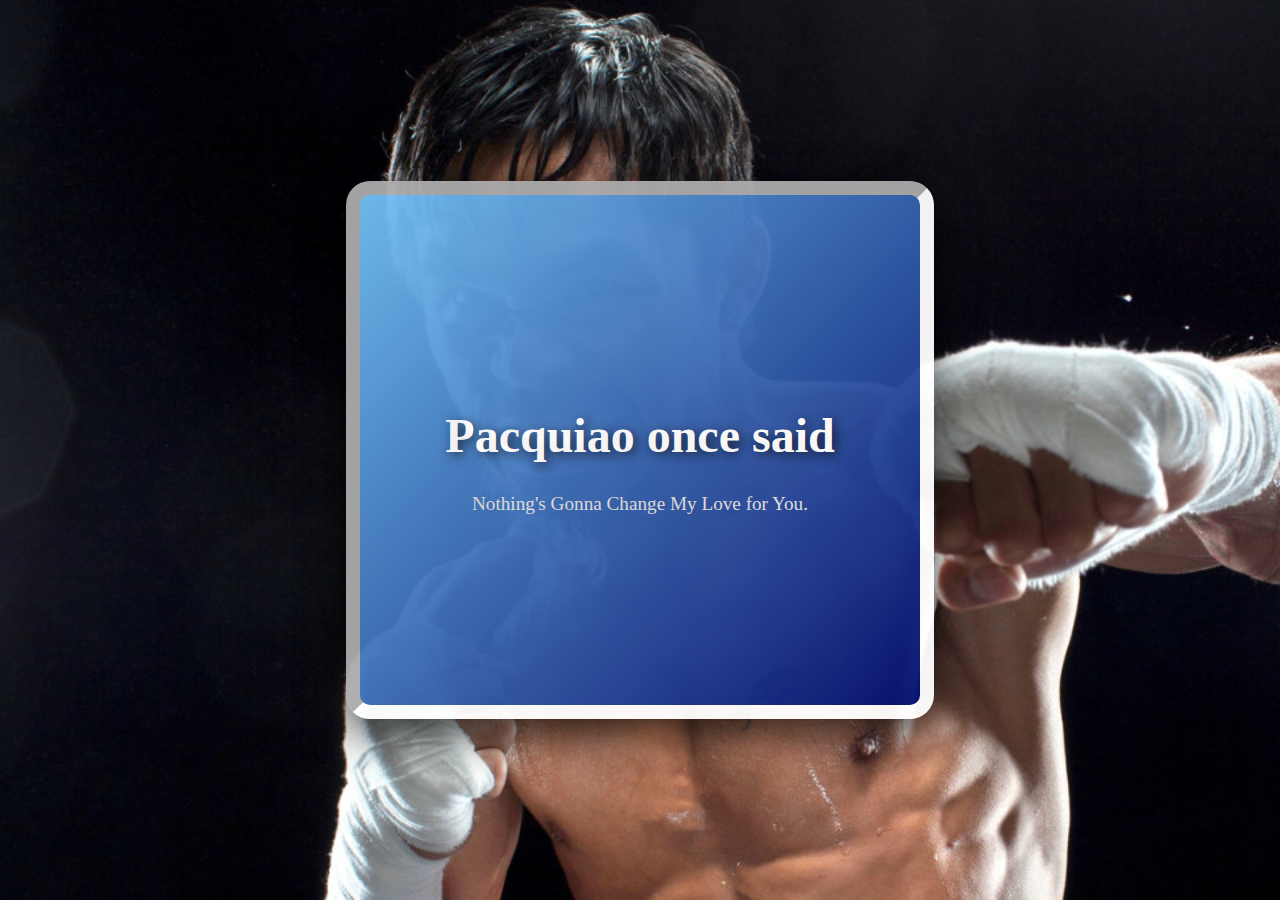
<file: Seatwork1_ActivityBox/index.html>
<!DOCTYPE html>
<html lang="en">
<head>
    <meta charset="UTF-8">
    <title>Activity Box</title>
    <link rel="stylesheet" type="text/css" href="styles.css">
    <style>
        /* Background image with full cover and slight opacity for subtlety */
        body {
            background-image: url("Assets/many3.jfif");
            background-repeat: no-repeat;
            background-size: cover;
            background-position: center;
            background-blend-mode: multiply;
            opacity: 0.95; /* Slight transparency for a more elegant look */
        }
    </style>
</head>
<body>
    <div class="content-container">
        <div class="centered-content">
            <h1>Pacquiao once said</h1>
            <p>Nothing's Gonna Change My Love for You.</p>
        </div>
    </div>
</body>
</html>
</file>
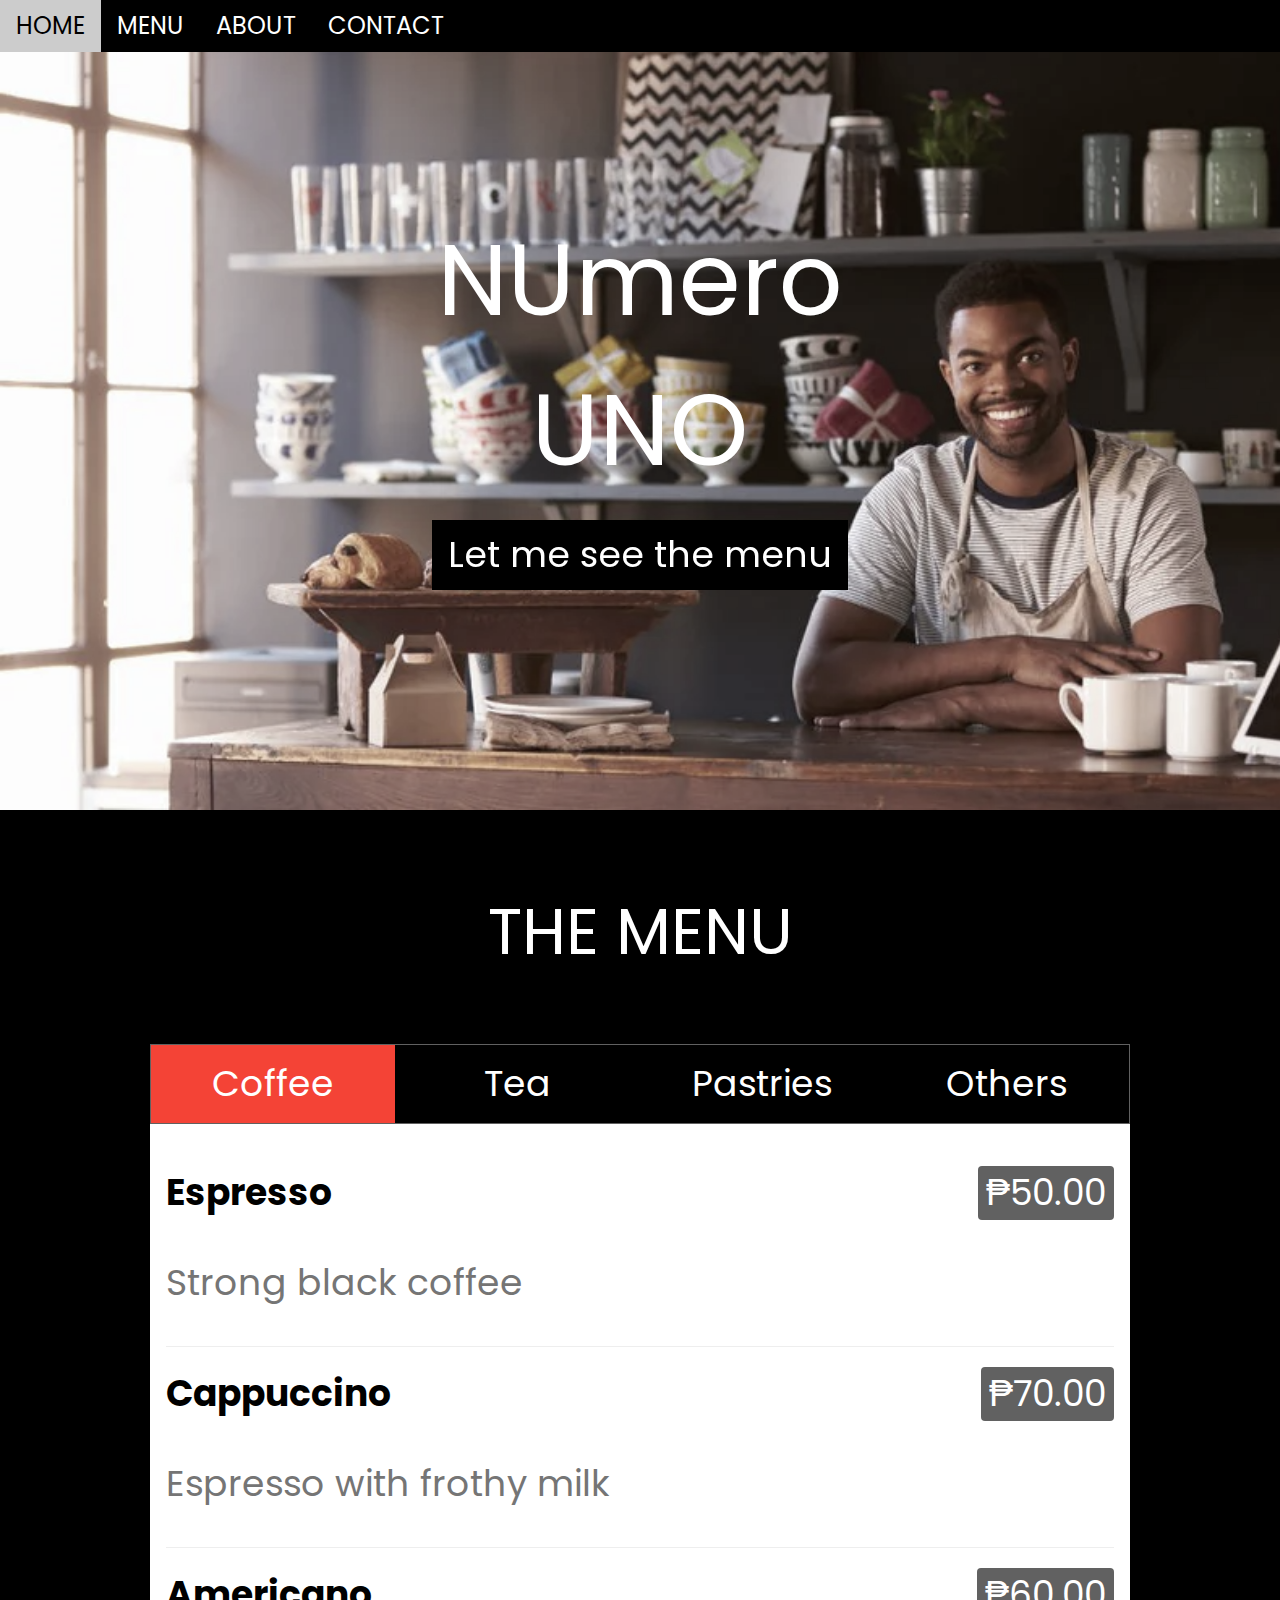
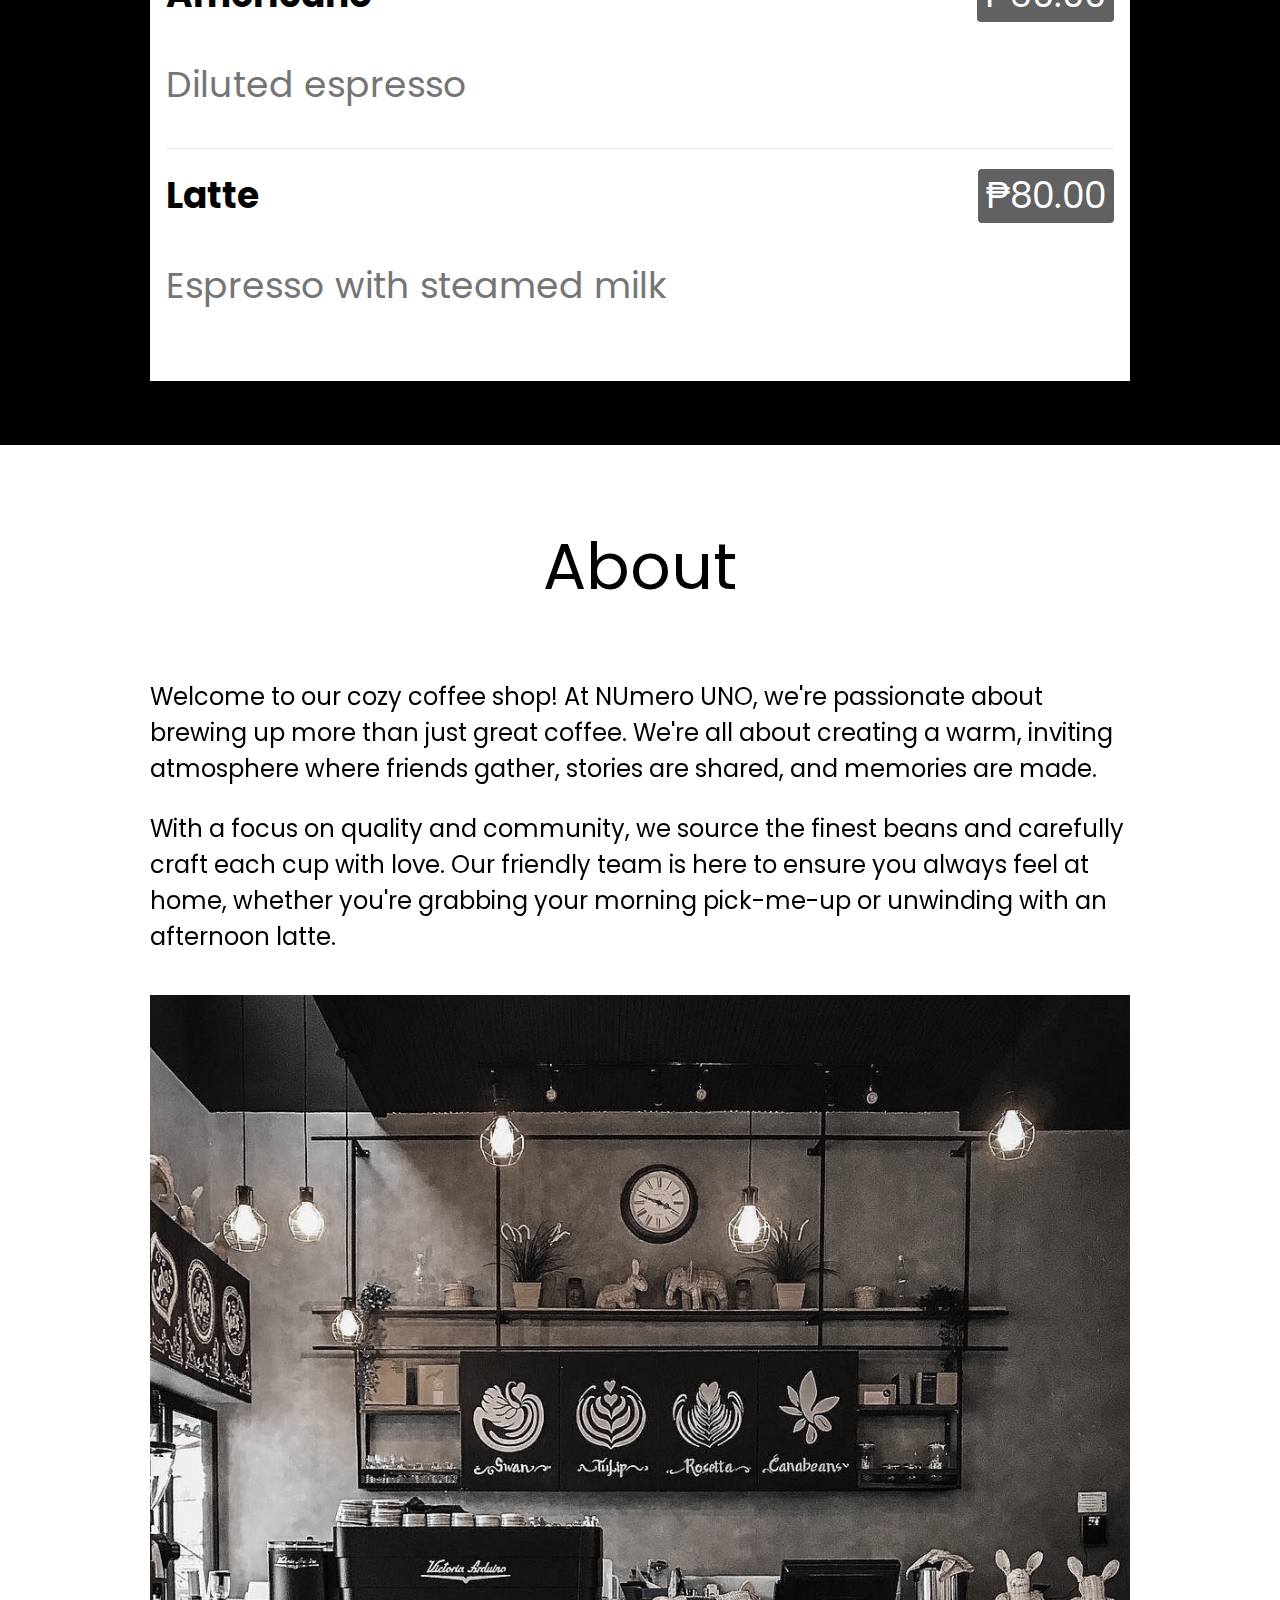
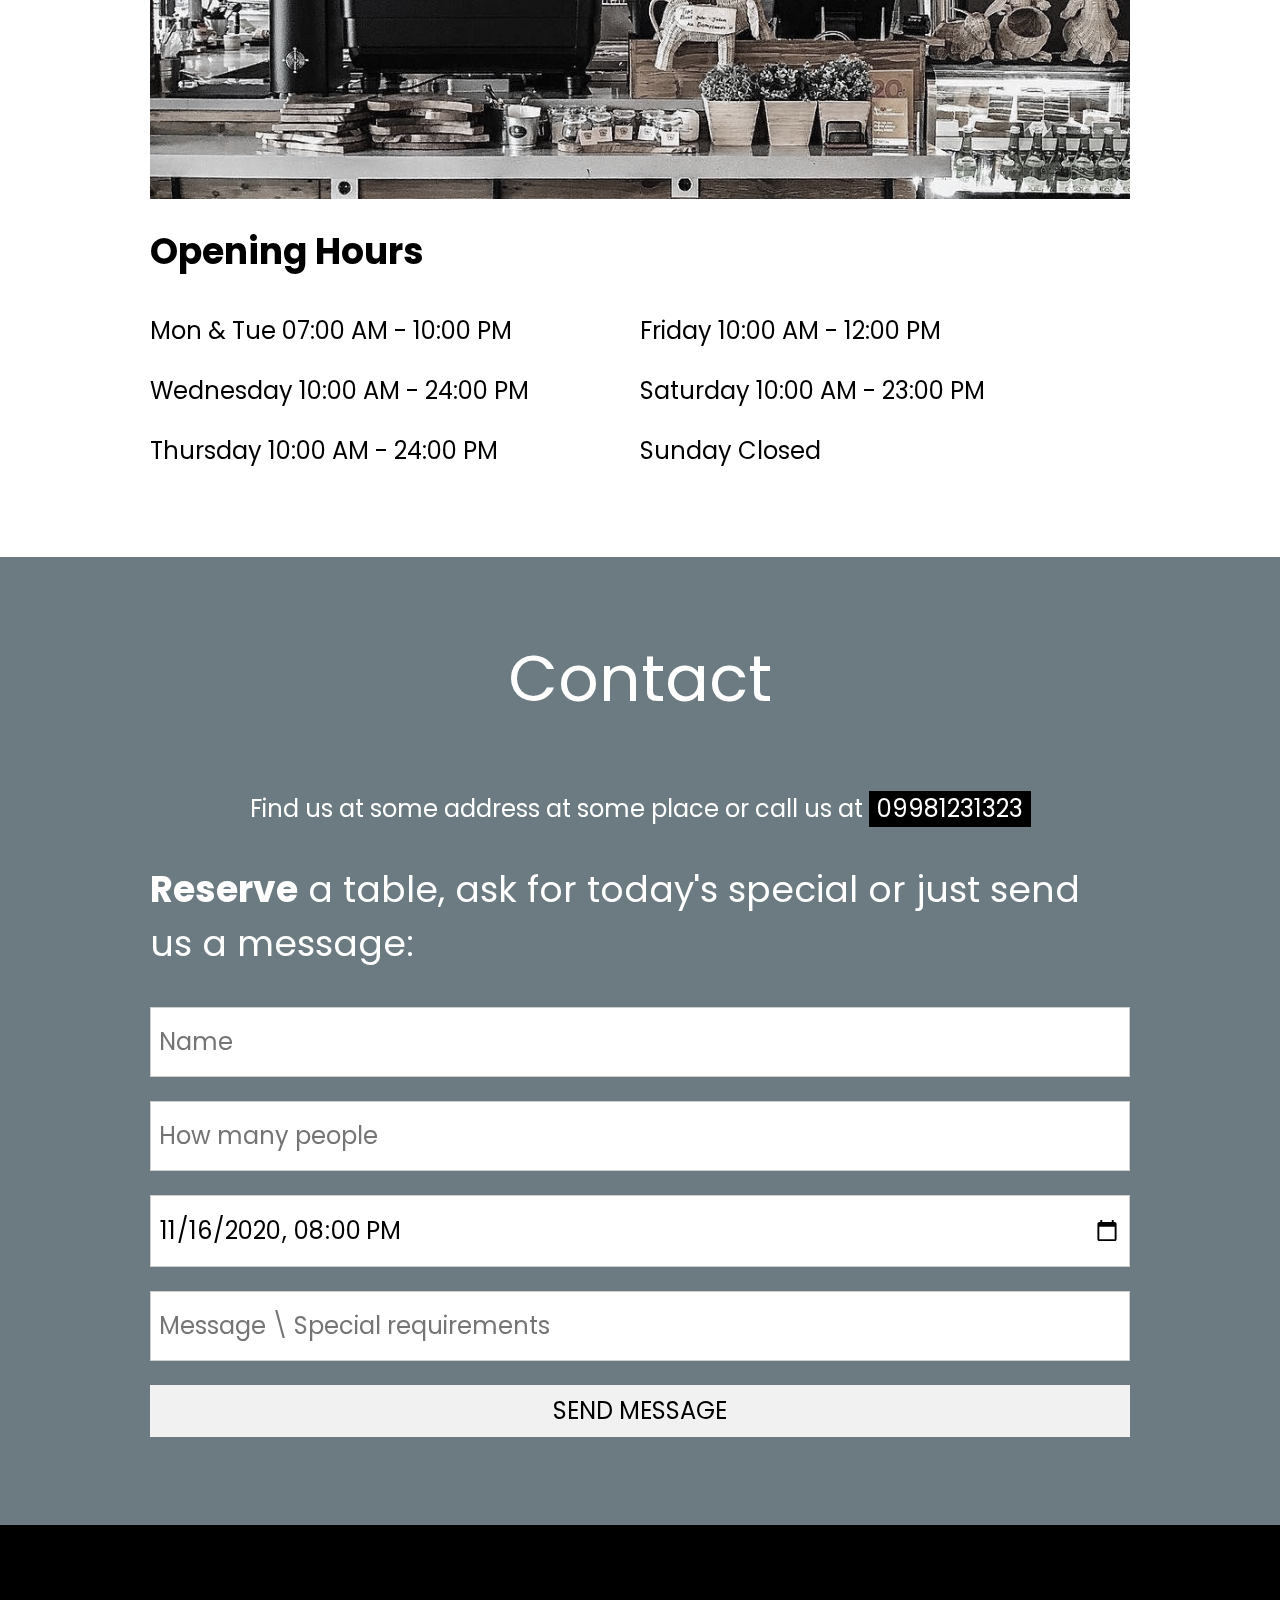
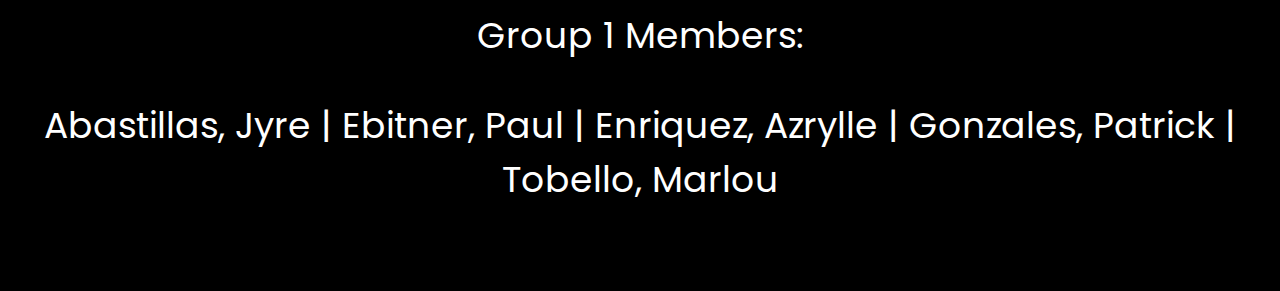
<file: RoomOne_NumeroUno/home.html>
<!DOCTYPE html>
<html>
<head>
<title>NUmero UNO</title>
<meta charset="UTF-8">
<meta name="viewport" content="width=device-width, initial-scale=1">
<link rel="stylesheet" href="https://www.w3schools.com/w3css/4/w3.css">
<link rel="stylesheet" href="https://fonts.googleapis.com/css2?family=Poppins:wght@400;700&display=swap">
<style>
body, html {height: 100%}
body,h1,h2,h3,h4,h5,h6 {font-family: "Poppins", sans-serif}
.menu {display: none}
.bgimg {
  background-repeat: no-repeat;
  background-size: cover;
  background-image: url("first.jpg");
  min-height: 90%;
}
</style>
</head>
<body>

<!-- Navbar (sit on top) -->
<div class="w3-top w3-hide-small">
  <div class="w3-bar w3-xlarge w3-black w3-opacity w3-hover-opacity-off" id="myNavbar">
    <a href="#" class="w3-bar-item w3-button">HOME</a>
    <a href="#menu" class="w3-bar-item w3-button">MENU</a>
    <a href="#about" class="w3-bar-item w3-button">ABOUT</a>
    <a href="#myMap" class="w3-bar-item w3-button">CONTACT</a>
  </div>
</div>
  
<!-- Header with image -->
<header class="bgimg w3-display-container w3-grayscale-min" id="home">
  <div class="w3-display-middle w3-center">
    <span class="w3-text-white w3-hide-small" style="font-size:100px">NUmero UNO</span>
    <p><a href="#menu" class="w3-button w3-xxlarge w3-black">Let me see the menu</a></p>
  </div>
</header>

<!-- Menu Container -->
<div class="w3-container w3-black w3-padding-64 w3-xxlarge" id="menu">
  <div class="w3-content">
  
    <h1 class="w3-center w3-jumbo" style="margin-bottom:64px">THE MENU</h1>
    <div class="w3-row w3-center w3-border w3-border-dark-grey">
      <a href="javascript:void(0)" onclick="openMenu(event, 'Coffee');" id="myLink">
        <div class="w3-col s3 tablink w3-padding-large w3-hover-red">Coffee</div>
      </a>
      <a href="javascript:void(0)" onclick="openMenu(event, 'Tea');">
        <div class="w3-col s3 tablink w3-padding-large w3-hover-red">Tea</div>
      </a>
      <a href="javascript:void(0)" onclick="openMenu(event, 'Pastries');">
        <div class="w3-col s3 tablink w3-padding-large w3-hover-red">Pastries</div>
      </a>
      <a href="javascript:void(0)" onclick="openMenu(event, 'Others');">
        <div class="w3-col s3 tablink w3-padding-large w3-hover-red">Others</div>
      </a>
    </div>

    <div id="Coffee" class="w3-container menu w3-padding-32 w3-white">
      <h1><b>Espresso</b> <span class="w3-right w3-tag w3-dark-grey w3-round">₱50.00</span></h1>
      <p class="w3-text-grey">Strong black coffee</p>
      <hr>
   
      <h1><b>Cappuccino</b> <span class="w3-right w3-tag w3-dark-grey w3-round">₱70.00</span></h1>
      <p class="w3-text-grey">Espresso with frothy milk</p>
      <hr>
      
      <h1><b>Americano</b> <span class="w3-right w3-tag w3-dark-grey w3-round">₱60.00</span></h1>
      <p class="w3-text-grey">Diluted espresso</p>
      <hr>

      <h1><b>Latte</b> <span class="w3-right w3-tag w3-dark-grey w3-round">₱80.00</span></h1>
      <p class="w3-text-grey">Espresso with steamed milk</p>
    </div>

    <div id="Tea" class="w3-container menu w3-padding-32 w3-white">
      <h1><b>Green Tea</b> <span class="w3-tag w3-grey w3-round">Popular</span> <span class="w3-right w3-tag w3-dark-grey w3-round">₱40.00</span></h1>
      <p class="w3-text-grey">Freshly brewed green tea</p>
      <hr>
   
      <h1><b>Earl Grey</b> <span class="w3-right w3-tag w3-dark-grey w3-round">₱50.00</span></h1>
      <p class="w3-text-grey">Classic black tea</p>
      <hr>
      
      <h1><b>Chamomile</b> <span class="w3-right w3-tag w3-dark-grey w3-round">₱50.00</span></h1>
      <p class="w3-text-grey">Herbal tea</p>
    </div>


    <div id="Pastries" class="w3-container menu w3-padding-32 w3-white">
      <h1><b>Croissant</b> <span class="w3-tag w3-grey w3-round">Fresh</span><span class="w3-right w3-tag w3-dark-grey w3-round">₱50.00</span></h1>
      <p class="w3-text-grey">Buttery flaky pastry</p>
      <hr>
   
      <h1><b>Muffin</b> <span class="w3-right w3-tag w3-dark-grey w3-round">₱40.00</span></h1>
      <p class="w3-text-grey">Assorted flavors</p>
      <hr>
      
      <h1><b>Scone</b> <span class="w3-right w3-tag w3-dark-grey w3-round">₱50.00</span></h1>
      <p class="w3-text-grey">Traditional British pastry</p>
      <hr>
      
      <h1><b>Cinnamon Roll</b> <span class="w3-right w3-tag w3-dark-grey w3-round">₱60.00</span></h1>
      <p class="w3-text-grey">Sweet and gooey</p>
    </div>

    <div id="Others" class="w3-container menu w3-padding-32 w3-white">
      <h1><b>Graham Balls</b> <span class="w3-tag w3-grey w3-round">Best Seller!</span> <span class="w3-right w3-tag w3-dark-grey w3-round">₱30.00 per 2pcs</span></h1>
      <p class="w3-text-grey">Sweet, Savory and Cheap!</p>
      <hr>
   
      <h1><b>Takoyummy</b> <span class="w3-right w3-tag w3-dark-grey w3-round">₱75.00 per 5pcs</span></h1>
      <p class="w3-text-grey">Fresh from Japan!</p>
      <hr>
      
      <h1><b>Veggie Balls</b> <span class="w3-tag w3-grey w3-round">Delicious</span> <span class="w3-right w3-tag w3-dark-grey w3-round">₱2.00 per ball</span></h1>
      <p class="w3-text-grey">Good for the heart!</p>
      <hr>
      
      <h1><b>Buko Loko</b> <span class="w3-right w3-tag w3-dark-grey w3-round">₱20.00 for 20oz</span></h1>
      <p class="w3-text-grey">All Natural, No Chemical!</p>
    </div>

  </div>
</div>

<!-- About Container -->
<div class="w3-container w3-padding-64 #121212 w3-grayscale w3-xlarge" id="about">
  <div class="w3-content">
    <h1 class="w3-center w3-jumbo" style="margin-bottom:64px">About</h1>
    <p>Welcome to our cozy coffee shop! At NUmero UNO, we're passionate about brewing up more than just great coffee. We're all about creating a warm, inviting atmosphere where friends gather, stories are shared, and memories are made.</p>
    <p>With a focus on quality and community, we source the finest beans and carefully craft each cup with love. Our friendly team is here to ensure you always feel at home, whether you're grabbing your morning pick-me-up or unwinding with an afternoon latte.</p>
    <img src="onepage_restaurant.jpg" style="width:100%" class="w3-margin-top w3-margin-bottom" alt="Restaurant">
    <h1><b>Opening Hours</b></h1>
    
    <div class="w3-row">
      <div class="w3-col s6">
        <p>Mon & Tue 07:00 AM - 10:00 PM</p>
        <p>Wednesday 10:00 AM - 24:00 PM</p>
        <p>Thursday 10:00 AM - 24:00 PM</p>
      </div>
      <div class="w3-col s6">
        <p>Friday 10:00 AM - 12:00 PM</p>
        <p>Saturday 10:00 AM - 23:00 PM</p>
        <p>Sunday Closed</p>
      </div>
    </div>
    
  </div>
</div>

<!-- Contact -->
<div class="w3-container w3-padding-64 w3-blue-grey w3-grayscale-min w3-xlarge" id="myMap">
  <div class="w3-content">
    <h1 class="w3-center w3-jumbo" style="margin-bottom:64px">Contact</h1>
    <p><div class="w3-center"> Find us at some address at some place or call us at <span class="w3-tag">09981231323</span></div></p>
    <p class="w3-xxlarge"><strong>Reserve</strong> a table, ask for today's special or just send us a message:</p>
    <form action="/action_page.php" target="_blank">
      <p><input class="w3-input w3-padding-16 w3-border" type="text" placeholder="Name" required name="Name"></p>
      <p><input class="w3-input w3-padding-16 w3-border" type="number" placeholder="How many people" required name="People"></p>
      <p><input class="w3-input w3-padding-16 w3-border" type="datetime-local" placeholder="Date and time" required name="date" value="2020-11-16T20:00"></p>
      <p><input class="w3-input w3-padding-16 w3-border" type="text" placeholder="Message \ Special requirements" required name="Message"></p>
      <p><button class="w3-button w3-light-grey w3-block" type="submit">SEND MESSAGE</button></p>
    </form>
  </div>
</div>

<!-- Footer -->
<footer class="w3-center w3-black w3-padding-48 w3-xxlarge">
  <p>Group 1 Members:</p>
  <p>Abastillas, Jyre | Ebitner, Paul | Enriquez, Azrylle | Gonzales, Patrick | Tobello, Marlou</p>
</footer>

<script>
// Tabbed Menu
function openMenu(evt, menuName) {
  var i, x, tablinks;
  x = document.getElementsByClassName("menu");
  for (i = 0; i < x.length; i++) {
     x[i].style.display = "none";
  }
  tablinks = document.getElementsByClassName("tablink");
  for (i = 0; i < x.length; i++) {
     tablinks[i].className = tablinks[i].className.replace(" w3-red", "");
  }
  document.getElementById(menuName).style.display = "block";
  evt.currentTarget.firstElementChild.className += " w3-red";
}
document.getElementById("myLink").click();
</script>

</body>
</html>
</file>
<file: Act1_MyPortfolio/style.css>
/* GENERAL */

@import url("https://fonts.googleapis.com/css2?family=Poppins:wght@300;400;500;600&display=swap");

* {
  margin: 0;
  padding: 0;
}

body {
  font-family: "Poppins", sans-serif;
}

html {
  scroll-behavior: smooth;
}

p {
  color: rgb(85, 85, 85);
}

/* TRANSITION */

a,
.btn {
  transition: all 300ms ease;
}

/* DESKTOP NAV */

nav,
.nav-links {
  display: flex;
}

nav {
  justify-content: space-around;
  align-items: center;
  height: 17vh;
}

.nav-links {
  gap: 2rem;
  list-style: none;
  font-size: 1.5rem;
}

a {
  color: black;
  text-decoration: none;
  text-decoration-color: white;
}

a:hover {
  color: grey;
  text-decoration: underline;
  text-underline-offset: 1rem;
  text-decoration-color: rgb(181, 181, 181);
}

.logo {
  font-size: 2rem;
}

.logo:hover {
  cursor: default;
}

/* HAMBURGER MENU */

#hamburger-nav {
  display: none;
}

.hamburger-menu {
  position: relative;
  display: inline-block;
}

.hamburger-icon {
  display: flex;
  flex-direction: column;
  justify-content: space-between;
  height: 24px;
  width: 30px;
  cursor: pointer;
}

.hamburger-icon span {
  width: 100%;
  height: 2px;
  background-color: black;
  transition: all 0.3 ease-in-out;
}

.menu-links {
  position: absolute;
  top: 100%;
  right: 0;
  background-color: white;
  width: fit-content;
  max-height: 0;
  overflow: hidden;
  transition: all 0.3 ease-in-out;
}

.menu-links a {
  display: block;
  padding: 10px;
  text-align: center;
  font-size: 1.5rem;
  color: black;
  text-decoration: none;
  transition: all 0.3 ease-in-out;
}

.menu-links li {
  list-style: none;
}

.menu-links.open {
  max-height: 300px;
}

.hamburger-icon.open span:first-child {
  transform: rotate(45deg) translate(10px, 5px);
}

.hamburger-icon.open span:nth-child(2) {
  opacity: 0;
}

.hamburger-icon.open span:last-child {
  transform: rotate(-45deg) translate(10px, -5px);
}

.hamburger-icon span:first-child {
  transform: none;
}

.hamburger-icon span:first-child {
  opacity: 1;
}

.hamburger-icon span:first-child {
  transform: none;
}

/* SECTIONS */

section {
  padding-top: 4vh;
  height: 96vh;
  margin: 0 10rem;
  box-sizing: border-box;
  min-height: fit-content;
}

.section-container {
  display: flex;
}

/* PROFILE SECTION */

#profile {
  display: flex;
  justify-content: center;
  gap: 5rem;
  height: 80vh;
}

.section__pic-container {
  display: flex;
  height: 400px;
  width: 400px;
  margin: auto 0;
}

.section__text {
  align-self: center;
  text-align: center;
}

.section__text p {
  font-weight: 600;
}

.section__text__p1 {
  text-align: center;
}

.section__text__p2 {
  font-size: 1.75rem;
  margin-bottom: 1rem;
}

.title {
  font-size: 3rem;
  text-align: center;
}

#socials-container {
  display: flex;
  justify-content: center;
  margin-top: 1rem;
  gap: 1rem;
}

/* ICONS */

.icon {
  cursor: pointer;
  height: 2rem;
}

/* BUTTONS */

.btn-container {
  display: flex;
  justify-content: center;
  gap: 1rem;
}

.btn {
  font-weight: 600;
  transition: all 300ms ease;
  padding: 1rem;
  width: 8rem;
  border-radius: 2rem;
}

.btn-color-1,
.btn-color-2 {
  border: rgb(53, 53, 53) 0.1rem solid;
}

.btn-color-1:hover,
.btn-color-2:hover {
  cursor: pointer;
}

.btn-color-1,
.btn-color-2:hover {
  background: rgb(53, 53, 53);
  color: white;
}

.btn-color-1:hover {
  background: rgb(0, 0, 0);
}

.btn-color-2 {
  background: none;
}

.btn-color-2:hover {
  border: rgb(255, 255, 255) 0.1rem solid;
}

.btn-container {
  gap: 1rem;
}

/* ABOUT SECTION */

#about {
  position: relative;
}

.about-containers {
  gap: 2rem;
  margin-bottom: 2rem;
  margin-top: 2rem;
}

.about-details-container {
  justify-content: center;
  flex-direction: column;
}

.about-containers,
.about-details-container {
  display: flex;
}

.about-pic {
  border-radius: 2rem;
}

.arrow {
  position: absolute;
  right: -5rem;
  bottom: 2.5rem;
}

.details-container {
  padding: 1.5rem;
  flex: 1;
  background: white;
  border-radius: 2rem;
  border: rgb(53, 53, 53) 0.1rem solid;
  border-color: rgb(163, 163, 163);
  text-align: center;
}

.section-container {
  gap: 4rem;
  height: 80%;
}

.section__pic-container {
  height: 400px;
  width: 400px;
  margin: auto 0;
}

/* SKILLS SECTION */

#skills {
  position: relative;
}

.experience-sub-title {
  color: rgb(85, 85, 85);
  font-weight: 600;
  font-size: 1.75rem;
  margin-bottom: 2rem;
}

.experience-details-container {
  display: flex;
  justify-content: center;
  flex-direction: column;
}

.article-container {
  display: flex;
  text-align: initial;
  flex-wrap: wrap;
  flex-direction: row;
  gap: 2.5rem;
  justify-content: center;
}

article {
  display: flex;
  width: 10rem;
  justify-content: center;
  gap: 0.5rem;
}

article .icon {
  cursor: default;
}

/* PROJECTS SECTION */

#projects {
  position: relative;
}

.color-container {
  border-color: rgb(163, 163, 163);
  background: rgb(250, 250, 250);
}

.grid-container {
  display: grid;
  grid-template-columns: repeat(3, 1fr);
  grid-gap: 20px;
}

.project-img {
  border-radius: 2rem;
  width: 90%;
  height: 90%;
}

.project-title {
  margin: 1rem;
  color: black;
}

.project-btn {
  color: black;
  border-color: rgb(163, 163, 163);
}

/* CONTACT */

#contact {
  display: flex;
  justify-content: center;
  flex-direction: column;
  height: 70vh;
}

.contact-info-upper-container {
  display: flex;
  justify-content: center;
  border-radius: 2rem;
  border: rgb(53, 53, 53) 0.1rem solid;
  border-color: rgb(163, 163, 163);
  background: (250, 250, 250);
  margin: 2rem auto;
  padding: 0.5rem;
}

.contact-info-container {
  display: flex;
  align-items: center;
  justify-content: center;
  gap: 0.5rem;
  margin: 1rem;
}

.contact-info-container p {
  font-size: larger;
}

.contact-icon {
  cursor: default;
}

.email-icon {
  height: 2.5rem;
}

/* FOOTER SECTION */

footer {
  height: 26vh;
  margin: 0 1rem;
}

footer p {
  text-align: center;
}
</file>
<file: Act1_MyPortfolio/mediaqueries.css>
@media screen and (max-width: 1400px) {
  #profile {
    height: 83vh;
    margin-bottom: 6rem;
  }
  .about-containers {
    flex-wrap: wrap;
  }
  #contact,
  #projects {
    height: fit-content;
  }
}

@media screen and (max-width: 1200px) {
  #desktop-nav {
    display: none;
  }
  #hamburger-nav {
    display: flex;
  }
  #experience,
  .experience-details-container {
    margin-top: 2rem;
  }
  #profile,
  .section-container {
    display: block;
  }
  .arrow {
    display: none;
  }
  section,
  .section-container {
    height: fit-content;
  }
  section {
    margin: 0 5%;
  }
  .section__pic-container {
    width: 275px;
    height: 275px;
    margin: 0 auto 2rem;
  }
  .about-containers {
    margin-top: 0;
  }
}

@media screen and (max-width: 600px) {
  #contact,
  footer {
    height: 40vh;
  }
  #profile {
    height: 83vh;
    margin-bottom: 0;
  }
  article {
    font-size: 1rem;
  }
  footer nav {
    height: fit-content;
    margin-bottom: 2rem;
  }
  .about-containers,
  .contact-info-upper-container,
  .btn-container {
    flex-wrap: wrap;
  }
  .contact-info-container {
    margin: 0;
  }
  .contact-info-container p,
  .nav-links li a {
    font-size: 1rem;
  }
  .experience-sub-title {
    font-size: 1.25rem;
  }
  .logo {
    font-size: 1.5rem;
  }
  .nav-links {
    flex-direction: column;
    gap: 0.5rem;
    text-align: center;
  }
  .section__pic-container {
    width: auto;
    height: 46vw;
    justify-content: center;
  }
  .section__text__p2 {
    font-size: 1.25rem;
  }
  .title {
    font-size: 2rem;
  }
  .text-container {
    text-align: justify;
  }
}
</file>
<file: RoomOne_PetVibe/assets/css/style.css>
:root {

  /**
   * colors
   */

  --eerie-black_80: hsla(225, 9%, 9%, 0.8);
  --eerie-black_60: hsla(225, 9%, 9%, 0.6);
  --eerie-black: hsl(225, 9%, 9%);
  --light-gray-1: hsl(0, 0%, 80%);
  --light-gray-2: hsl(240, 2%, 81%);
  --gainsboro: hsl(240, 9%, 91%);
  --cultured: hsl(300, 8%, 95%);
  --blue-ryb: hsl(232, 100%, 60%);
  --white_20: hsla(0, 0%, 100%, 0.2);
  --white: hsl(0, 0%, 100%);

  /**
   * typography
   */

  --ff-inter: 'Inter', sans-serif;

  --fs-1: 3.6rem;
  --fs-2: 3.2rem;
  --fs-3: 2.4rem;
  --fs-4: 2.2rem;
  --fs-5: 2rem;
  --fs-6: 1.8rem;
  --fs-7: 1.5rem;
  --fs-8: 1.4rem;
  --fs-9: 1.3rem;

  --fw-700: 700;
  --fw-500: 500;
  --fw-300: 300;

  /**
   * spacing
   */

  --section-padding: 50px;

  /**
   * radius
   */

  --radius-16: 16px;
  --radius-pill: 200px;
  --radius-circle: 50%;

  /**
   * transition
   */

  --transition-1: 0.25s ease;
  --transition-2: 0.5s ease;

}


/*-----------------------------------*\
  #RESET
\*-----------------------------------*/

*,
*::before,
*::after {
  margin: 0;
  padding: 0;
  box-sizing: border-box;
}

li { list-style: none; }

a,
img,
span,
input,
button,
ion-icon { display: block; }

a {
  color: inherit;
  text-decoration: none;
}

img { height: auto; }

input,
button {
  background: none;
  border: none;
  font: inherit;
}

input {
  width: 100%;
  outline: none;
}

button { cursor: pointer; }

ion-icon { pointer-events: none; }

html {
  font-family: var(--ff-inter);
  font-size: 10px;
  scroll-behavior: smooth;
}

body {
  background-color: var(--white);
  color: var(--eerie-black);
  font-size: 1.6rem;
  line-height: 1.5;
}

body.active { overflow: hidden; }

:focus-visible { outline-offset: 4px; }

::-webkit-scrollbar { width: 10px; }

::-webkit-scrollbar-track { background-color: hsl(0, 0%, 98%); }

::-webkit-scrollbar-thumb { background-color: hsl(0, 0%, 80%); }

::-webkit-scrollbar-thumb:hover { background-color: hsl(0, 0%, 70%); }





/*-----------------------------------*\
  #REUSED STYLE
\*-----------------------------------*/

.section { margin-inline: 15px; }

.hover\:underline { text-underline-offset: 3px; }

.hover\:underline:is(:hover, :focus) { text-decoration: underline; }

.section:not(.header, .footer-bottom) {
  padding-block-end: var(--section-padding);
  border-block-end: 1px solid var(--light-gray-2);
}

.h1,
.h2,
.h3,
.h4,
.h5 { line-height: 1.2; }

.h1,
.h2 { font-weight: var(--fw-300); }

.h1 { font-size: var(--fs-1); }

.h2 { font-size: var(--fs-2); }

.h3 { font-size: var(--fs-3); }

.h4 { font-size: var(--fs-4); }

.h5 { font-size: var(--fs-6); }

.newsletter-form {
  position: relative;
  max-width: 400px;
}

.newsletter-form .email-field {
  background-color: var(--cultured);
  color: inherit;
  padding: 14px 20px;
  padding-inline-end: 140px;
  border-radius: var(--radius-pill);
}

.newsletter-form .email-field:focus { background-color: var(--gainsboro); }

.newsletter-form .email-field::placeholder { color: var(--eerie-black_60); }

.newsletter-form .btn {
  position: absolute;
  top: 0;
  right: 0;
  bottom: 0;
}

.btn {
  background-color: var(--eerie-black);
  color: var(--white);
  font-size: var(--fs-6);
  font-weight: var(--fw-500);
  line-height: 1.3;
  padding: 11px 25px;
  border-radius: var(--radius-pill);
  transition: var(--transition-1);
}

.btn:is(:hover, :focus) { background-color: var(--blue-ryb); }

.section-subtitle { padding-block: 15px; }

.img-holder {
  aspect-ratio: var(--width) / var(--height);
  background-color: var(--light-gray-1);
  overflow: hidden;
}

.img-cover {
  width: 100%;
  height: 100%;
  object-fit: cover;
}

.has-scrollbar {
  display: flex;
  gap: 10px;
  overflow-x: auto;
  scroll-snap-type: inline mandatory;
  padding-block-end: 20px;
  margin-block-end: -20px;
  margin-inline: -15px;
  padding-inline: 15px;
}

.has-scrollbar::-webkit-scrollbar { height: 10px; }

.has-scrollbar::-webkit-scrollbar-track { background: transparent; }

.has-scrollbar::-webkit-scrollbar-thumb {
  background-color: transparent;
  border-radius: var(--radius-pill);
}

.has-scrollbar::-webkit-scrollbar-button { width: 10px; }

.has-scrollbar:is(:hover, :focus-within)::-webkit-scrollbar-thumb { background-color: var(--light-gray-1); }

.scrollbar-item {
  min-width: 70%;
  scroll-snap-align: center;
}

.blog-card .card-banner {
  position: relative;
  border-radius: var(--radius-16);
  margin-block-end: 15px;
}

.avatar-list {
  display: flex;
  flex-direction: row-reverse;
}

.avatar-list.absolute {
  position: absolute;
  bottom: 10px;
  left: 10px;
}

.avatar-item:not(:first-child) { margin-inline-end: -15px; }

.avatar {
  width: 40px;
  border-radius: var(--radius-circle);
  background: none;
  border: 5px solid var(--white_20);
  transition: var(--transition-1);
  will-change: transform;
}

.avatar-list.absolute .avatar:is(:hover, :focus) {
  transform: scale(0.9);
  border-color: var(--white);
}

.card-meta-list {
  display: flex;
  gap: 5px;
}

.card-tag {
  background-color: var(--cultured);
  font-size: var(--fs-9);
  font-weight: var(--fw-500);
  padding: 2px 8px;
  border-radius: var(--radius-pill);
  transition: var(--transition-1);
}

.card-tag:is(:hover, :focus) { background-color: var(--gainsboro); }

.blog-card .card-title {
  margin-block: 8px 12px;
  text-decoration-thickness: 2px;
}

.blog-card .card-text {
  font-size: var(--fs-8);
  display: -webkit-box;
  -webkit-box-orient: vertical;
  -webkit-line-clamp: 3;
  overflow: hidden;
  padding-inline-end: 20px;
}

.grid-list {
  display: grid;
  gap: 30px;
}





/*-----------------------------------*\
  #HEADER
\*-----------------------------------*/

.search-btn .span,
.header .btn { display: none; }

.header {
  position: relative;
  padding-block: 25px;
}

.header .container {
  display: flex;
  justify-content: space-between;
  align-items: center;
}

.header .wrapper {
  display: flex;
  gap: 15px;
}

.search-btn { font-size: 28px; }

.search-btn ion-icon { --ionicon-stroke-width: 50px; }

.nav-toggle-btn .span {
  background-color: var(--eerie-black);
  width: 30px;
  height: 3px;
  transition: var(--transition-1);
}

.nav-toggle-btn .span:not(:last-child) { margin-block-end: 7px; }

.nav-toggle-btn.active .span.two { opacity: 0; }

.nav-toggle-btn.active .span.one { transform: translateY(10px) rotate(45deg); }

.nav-toggle-btn.active .span.three { transform: translateY(-10px) rotate(-45deg); }

.navbar {
  background-color: var(--eerie-black);
  color: var(--white);
  position: absolute;
  top: calc(100% - 20px);
  right: 0;
  min-width: 180px;
  padding: 15px 10px;
  border-radius: var(--radius-16);
  transform: translateY(10px);
  opacity: 0;
  visibility: hidden;
  transition: var(--transition-1);
  z-index: 2;
}

.navbar.active {
  transform: translateY(0);
  opacity: 1;
  visibility: visible;
}

.navbar-link {
  text-align: right;
  font-size: var(--fs-6);
  font-weight: var(--fw-500);
  padding: 5px;
}





/*-----------------------------------*\
  #SEARCH BAR
\*-----------------------------------*/

.search-bar {
  background-color: var(--white);
  position: fixed;
  top: 0;
  left: 0;
  width: 100%;
  padding: 15px;
  transform: translateY(calc(-100% - 2px));
  z-index: 4;
  transition: var(--transition-1);
  visibility: hidden;
}

.search-bar.active {
  visibility: visible;
  transform: translateY(0);
}

.search-bar .input-field {
  font-size: var(--fs-1);
  font-weight: var(--fw-700);
  line-height: 1.3;
  padding-inline-end: 60px;
}

.search-bar .input-field::placeholder { color: var(--eerie-black); }

.search-bar .input-field::-webkit-search-cancel-button { display: none; }

.search-close-btn {
  position: absolute;
  top: 50%;
  right: 20px;
  transform: translateY(-50%);
  font-size: 45px;
}

.search-close-btn ion-icon { --ionicon-stroke-width: 20px; }

.search-bar-text {
  font-size: 1.4rem;
  color: var(--eerie-black_80);
  margin-block-start: 5px;
}

.overlay {
  position: fixed;
  inset: 0;
  background-color: var(--eerie-black_80);
  transition: var(--transition-1);
  opacity: 0;
  pointer-events: none;
  z-index: 3;
}

.overlay.active {
  opacity: 1;
  pointer-events: all;
}





/*-----------------------------------*\
  #HERO
\*-----------------------------------*/

.newsletter-text { display: none; }

.hero { padding-block-start: 10px; }

.hero-title { margin-block-end: 25px; }





/*-----------------------------------*\
  #RECENT POST
\*-----------------------------------*/

.top-author { display: none; }

.recent { padding-block-start: 15px; }

.recent .section-title .strong { display: block; }

.recent .section-title { margin-block-end: 20px; }

.recent .btn {
  margin-inline: auto;
  margin-block: 50px 30px;
}





/*-----------------------------------*\
  #RECOMMENDED POST
\*-----------------------------------*/

.section.recommended { border-block-end: none; }

.recommended .grid-list {
  grid-template-columns: 1fr 1fr;
  gap: 10px;
}

.recommended .blog-card { margin-block-end: 5px; }





/*-----------------------------------*\
  #NEWSLETTER
\*-----------------------------------*/

.newsletter { padding-block-start: 40px; }

.newsletter .section-title { margin-block-end: 25px; }





/*-----------------------------------*\
  #FOOTER
\*-----------------------------------*/

.footer { padding-block: 40px 20px; }

.section.footer-top { border-block-end: none; }

.footer-top {
  display: grid;
  gap: 25px;
}

.footer .logo { margin-block-end: 25px; }

.footer-text {
  font-size: var(--fs-5);
  font-weight: var(--fw-500);
  line-height: 1.4;
}

.footer-list .h5 {
  font-weight: var(--fw-700);
  margin-block-end: 15px;
}

.footer-list-item {
  display: flex;
  align-items: center;
  gap: 8px;
}

.footer-list-item ion-icon {
  font-size: 18px;
  flex-shrink: 0;
}

.footer-link {
  font-size: var(--fs-7);
  font-weight: var(--fw-500);
  margin-block-start: 8px;
}

.copyright {
  font-size: var(--fs-8);
  margin-block-start: 25px;
}

.copyright-link { display: inline-block; }





/*-----------------------------------*\
  #MEDIA QUERIES
\*-----------------------------------*/

/**
 * responsive for large than 575px screen
 */

@media (min-width: 575px) {

  /**
   * CUSTOM PROPERTY
   */

  :root {

    /**
     * typography
     */

    --fs-1: 6rem;
    --fs-2: 4.8rem;

  }



  /**
   * REUSED STYLE
   */

  .section { margin-inline: 30px; }

  .newsletter-form,
  .btn { --fs-6: 2.2rem; }

  .newsletter-form .email-field {
    font-size: var(--fs-6);
    padding-inline-end: 170px;
  }

  .btn { padding: 14px 30px; }

  .section-subtitle { font-size: var(--fs-6); }

  .has-scrollbar {
    margin-inline: -30px;
    padding-inline: 30px;
  }

  .has-scrollbar::-webkit-scrollbar-button { width: 15px; }

  .scrollbar-item { min-width: 40%; }

  .grid-list {
    grid-template-columns: 1fr 1fr;
    column-gap: 10px;
  }



  /**
   * HEADER
   */

  .header { padding-block: 30px; }



  /**
   * SEARCH BAR
   */

  .search-bar .input-field { --fs-1: 3.6rem; }



  /**
   * RECOMMENDED POST, FOOTER
   */

  .recommended .grid-list,
  .footer-top { grid-template-columns: repeat(3, 1fr); }

  .footer-brand { grid-column: 1 / 4; }

  .footer-text {
    max-width: 400px;
    margin-block-end: 20px;
  }

}





/**
 * responsive for large than 768px screen
 */

@media (min-width: 768px) {

  /**
   * CUSTOM PROPERTY
   */

  :root {

    /**
     * typography
     */

    --fs-1: 7.2rem;
    --fs-2: 5.5rem;

    /**
     * radius
     */

    --radius-16: 26px;

  }



  /**
   * REUSED STYLE
   */

  .section { margin-inline: 50px; }

  .has-scrollbar {
    margin-inline: -50px;
    padding-inline: 50px;
    gap: 15px;
  }

  .has-scrollbar::-webkit-scrollbar-button { width: 25px; }

  .scrollbar-item { min-width: 30%; }

  .grid-list { gap: 40px 15px; }



  /**
   * SEARCH BAR
   */

  .search-bar { padding: 25px; }

  .search-bar .input-field { --fs-1: 4.6rem; }



  /**
   * RECENT POST
   */

  .top-author {
    display: block;
    text-align: right;
  }

  .recent .title-wrapper {
    display: flex;
    justify-content: space-between;
    margin-block-end: 10px;
  }

  .top-author .avatar-item:not(:first-child) { margin-inline-end: -25px; }

  .top-author .span {
    color: var(--eerie-black_80);
    font-size: var(--fs-8);
    margin-block-start: 10px;
  }

  .avatar.large {
    border: 6px solid var(--white);
    width: 70px;
  }

  .avatar.large:is(:hover, :focus) { transform: translateY(-3px); }



  /**
   * RECOMMENDED POST
   */

  .recommended .grid-list {
    grid-template-columns: repeat(4, 1fr);
    column-gap: 15px;
  }



  /**
   * FOOTER
   */

  .footer-top { grid-template-columns: repeat(4, 1fr); }

  .footer-brand { grid-column: 1 / 5; }

  .footer-link { --fs-7: 1.7rem; }

}





/**
 * responsive for large than 992px screen
 */

@media (min-width: 992px) {

  /**
   * CUSTOM PROPERTY
   */

  :root {

    /**
     * typography
     */

    --fs-1: 8.8rem;
    
    /**
     * spacing
     */

    --section-padding: 60px;

  }



  /**
   * REUSED STYLE
   */

  .section { margin-inline: 60px; }

  .has-scrollbar {
    margin-inline: -60px;
    padding-inline: 60px;
  }

  .has-scrollbar::-webkit-scrollbar-button { width: 30px; }

  .btn {
    --fs-6: 2.4rem;
    padding: 18px 36px;
  }

  .newsletter-form { max-width: 450px; }

  .newsletter-form .email-field {
    padding-block: 18px;
    padding-inline-start: 30px;
  }

  .blog-card .card-title { padding-inline-end: 15px; }

  .blog-card .card-text { font-size: unset; }

  .grid-list { grid-template-columns: repeat(3, 1fr); }



  /**
   * HEADER
   */

  .nav-toggle-btn { display: none; }

  .search-btn .span,
  .header .btn { display: block; }

  .header .wrapper { gap: 10px; }

  .search-btn,
  .header .btn {
    --fs-6: 1.8rem;
    padding: 6px 20px;
  }

  .search-btn {
    display: flex;
    align-items: center;
    gap: 5px;
    background-color: var(--cultured);
    font-size: var(--fs-6);
    font-weight: var(--fw-500);
    border-radius: var(--radius-pill);
    transition: var(--transition-1);
  }

  .search-btn:is(:hover, :focus) { background-color: var(--gainsboro); }

  .navbar,
  .navbar.active {
    all: unset;
    margin-inline: auto 12px;
  }

  .navbar-list {
    display: flex;
    gap: 8px;
  }



  /**
   * HERO
   */

  .hero { padding-block-start: 25px; }

  .hero-title { margin-block-end: 30px; }

  .hero .newsletter-text {
    display: block;
    max-width: 400px;
    color: var(--eerie-black_80);
    line-height: 1.3;
  }

  .hero .wrapper {
    display: flex;
    align-items: center;
    gap: 15px;
  }



  /**
   * RECENT POST
   */

  .top-author .avatar { width: 85px; }



  /**
   * RECOMMENDED POST
   */

  .recommended .grid-list { grid-template-columns: repeat(6, 1fr); }



  /**
   * NEWSLETTER
   */

  .newsletter {
    display: flex;
    align-items: center;
    justify-content: space-between;
  }

  .newsletter .section-title { margin-block-end: 0; }

}





/**
 * responsive for large than 1200px screen
 */

@media (min-width: 1200px) {

  /**
   * CUSTOM PROPERTY
   */

  :root {

    /**
     * typography
     */

    --fs-1: 9.2rem;
    --fs-2: 6rem;
    --fs-3: 2.6rem;
    --fs-4: 2.4rem;

  }



  /**
   * REUSED STYLE
   */

  .section { margin-inline: 70px; }

  .has-scrollbar {
    margin-inline: -70px;
    padding-inline: 70px;
  }

  .has-scrollbar::-webkit-scrollbar-button { width: 35px; }

  .card-tag {
    --fs-9: 1.4rem;
    padding: 4px 10px;
  }

  .grid-list { row-gap: 50px; }



  /**
   * HERO
   */

  .section.hero { padding-block: 50px 80px; }

  .hero-title { margin-block-end: 50px; }



  /**
   * RECENT POST
   */

  .top-author .avatar { width: 100px; }

  .recent .btn { margin-block-start: 70px; }

  /**
   * FOOTER
   */

  .footer-top { grid-template-columns: 1fr 0.4fr 0.4fr 0.4fr 0.4fr; }

  .footer-brand {
    grid-column: auto;
    padding-inline-end: 100px;
  }

  /** Search Field */
  
  .search-field {
    background-color: #ebebeb;
    border-radius: 24px;
    padding: 5px 13px 5px 13px; /* top, right, bottom, left */
    width: 150px; /* Set the width explicitly */
  }
}
</file>
<file: Seatwork1_ActivityBox/styles.css>
/* Set up the body with centered alignment */
body {
    margin: 0;
    padding: 0;
    display: flex;
    justify-content: center;
    align-items: center;
    height: 100vh; /* Full viewport height */
}

/* Create a modern container with gradient, rounded corners, and box shadow */
.content-container {
    border-radius: 24px; /* Rounded corners */
    background: linear-gradient(135deg, #72c2f7, #000d6e); /* Diagonal gradient with smoother transition */
    box-shadow: 0 15px 45px rgba(0, 0, 0, 0.8); /* Deeper shadow for dramatic effect */
    padding: 30px; /* More padding for comfortable spacing */
    width: 60%; /* 60% of viewport width */
    max-width: 500px; /* Maximum width for larger screens */
    height: 50%; /* Set height to 50% of viewport */
    border: 14px inset #ffffff; /* Add a 2px solid black border */
    display: flex;
    flex-direction: column;
    justify-content: center;
    align-items: center;
    transition: transform 0.3s ease, opacity 0.3s ease; /* Smooth transitions for interactions */
}

/* Add a hover effect with a slight scale-up and more transparency */
.content-container:hover {
    transform: scale(1.05); /* Scale up on hover */
    opacity: 0.95; /* Slight transparency on hover */
}

/* Style the header with modern typography */
h1 {
    font-size: 3em; /* Larger font size for impact */
    color: #ffffff; /* White text for contrast */
    text-shadow: 3px 3px 12px rgba(0, 0, 0, 0.7); /* Deeper text shadow for 3D effect */
    margin-bottom: 20px; /* Space below the header */
}

/* Style the paragraphs */
p {
    font-size: 1.2em; /* Slightly larger font size for readability */
    color: #e0e0e0; /* Light gray text for softer contrast */
    margin: 10px 0; /* Space between paragraphs */
    text-align: center; /* Center text alignment */
}

/* Centered content with proper alignment */
.centered-content {
    display: flex;
    flex-direction: column;
    justify-content: center; /* Vertically center content */
    align-items: center; /* Horizontally center content */
    height: 100%; /* Ensure the flex container takes full height */
    text-align: center; /* Center text alignment */
}
</file>
